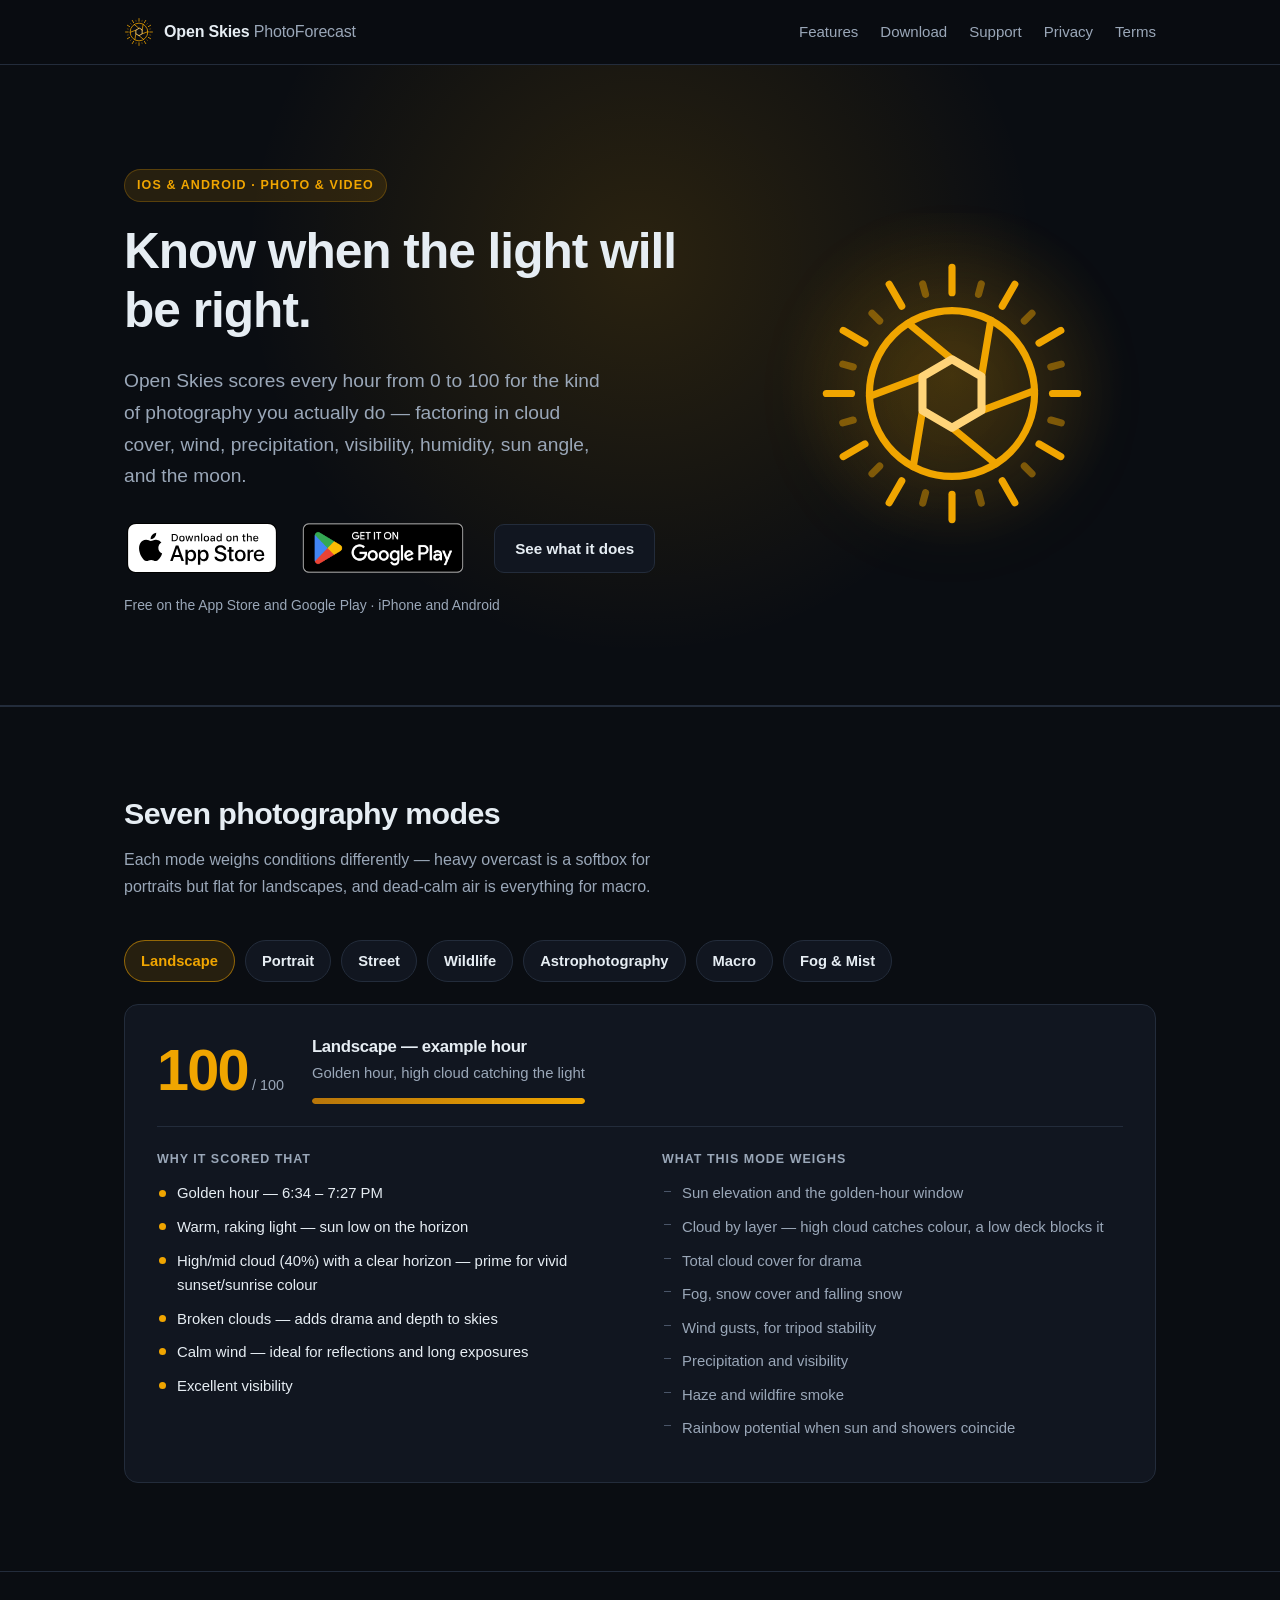
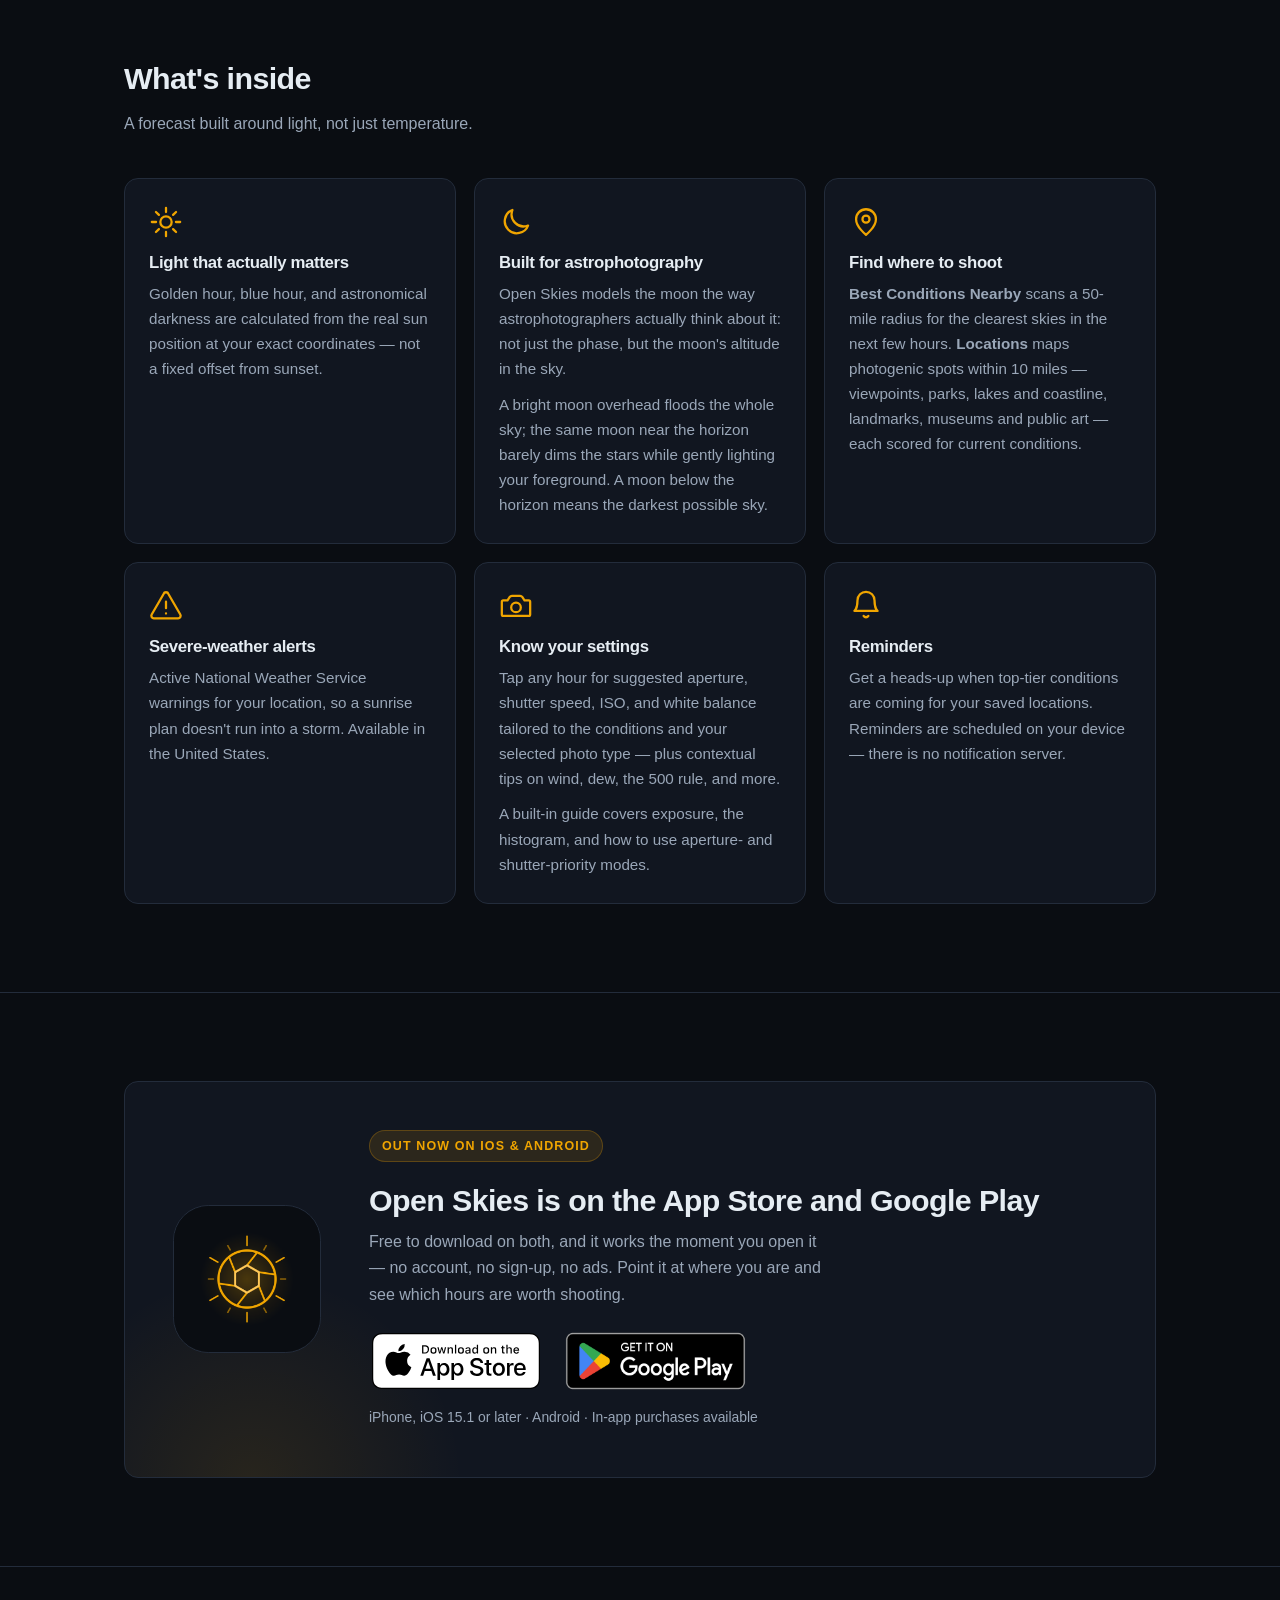
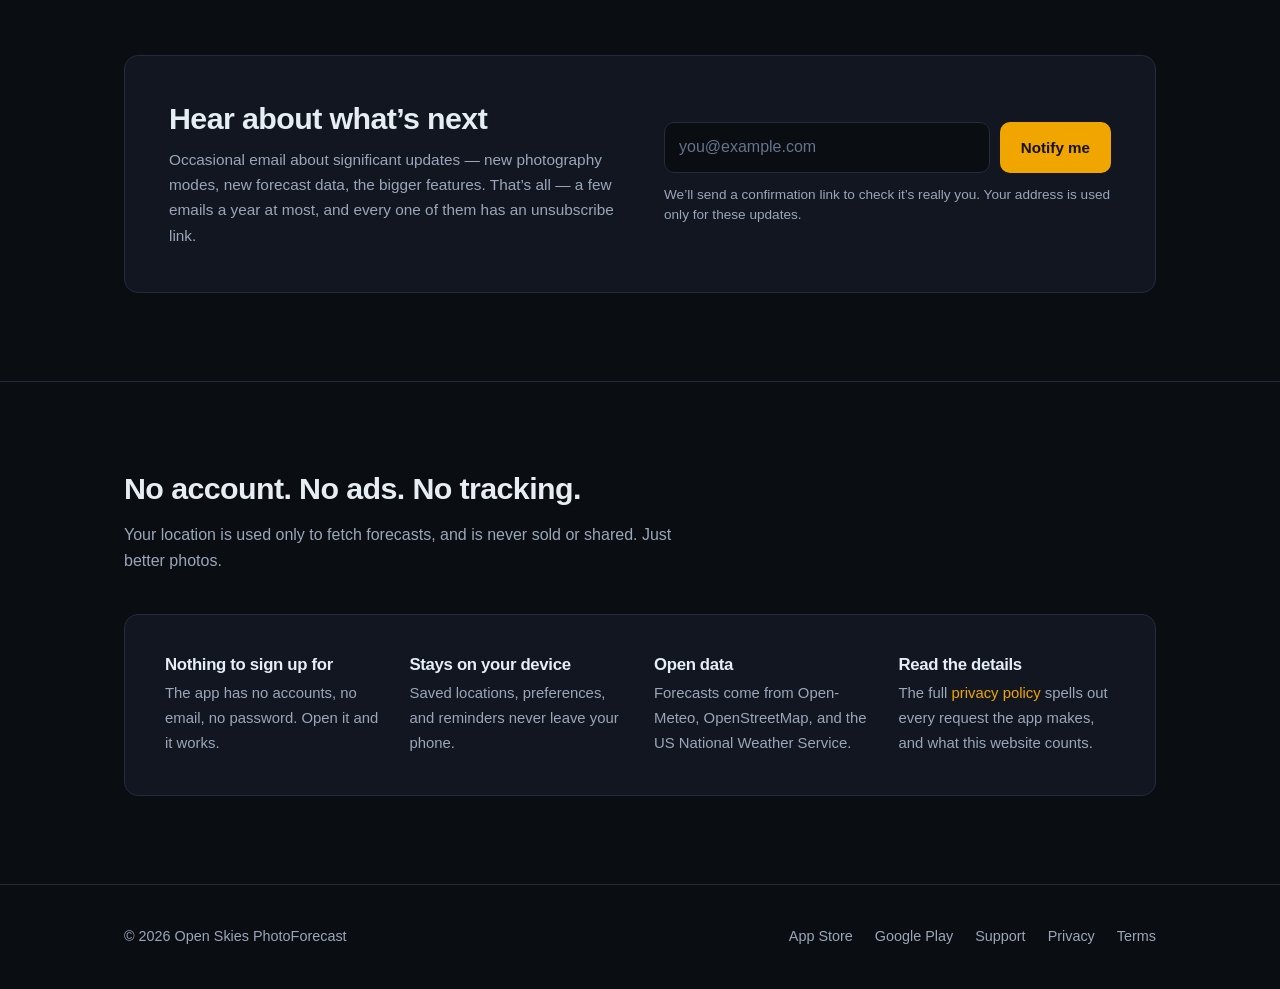
<file: index.html>
<!DOCTYPE html>
<html lang="en">
<head>
<meta charset="utf-8">
<meta name="viewport" content="width=device-width, initial-scale=1">
<title>Open Skies PhotoForecast — Golden hour &amp; photo weather</title>
<meta name="description" content="Hour-by-hour photography conditions for seven styles — golden hour, blue hour, the Milky Way and more. No account, no ads, no tracking.">
<link rel="canonical" href="https://openskiesapp.com/">
<meta name="theme-color" content="#0a0d12">
<meta name="google-site-verification" content="ENrO2JGXDl9mNSKPHNOTtn1yvITgf6xiiaZJoWVUYp8">
<link rel="icon" href="assets/emblem.svg" type="image/svg+xml">
<link rel="icon" href="assets/favicon.png" sizes="48x48">
<link rel="apple-touch-icon" href="assets/app-icon.png">
<meta property="og:type" content="website">
<meta property="og:title" content="Open Skies PhotoForecast">
<meta property="og:description" content="Know exactly when the light and weather will be right — hour-by-hour photography scores for golden hour, the Milky Way, and six more styles.">
<meta property="og:url" content="https://openskiesapp.com/">
<meta property="og:image" content="https://openskiesapp.com/assets/og-banner.png">
<meta property="og:image:width" content="1200">
<meta property="og:image:height" content="630">
<meta property="og:image:alt" content="Open Skies PhotoForecast — know when the light will be right">
<meta name="twitter:card" content="summary_large_image">
<link rel="stylesheet" href="styles.css">
</head>
<body>

<header class="site-header">
  <div class="wrap">
    <a class="brand" href="/">
      <img class="brand-mark" src="assets/emblem.svg" alt="" width="30" height="30">
      <span class="brand-name">Open Skies <span>PhotoForecast</span></span>
    </a>
    <nav class="site-nav" aria-label="Main">
      <a href="#features">Features</a>
      <a href="#download">Download</a>
      <a href="support.html">Support</a>
      <a href="privacy.html">Privacy</a>
      <a href="terms.html">Terms</a>
    </nav>
  </div>
</header>

<main>

  <section class="hero">
    <div class="wrap hero-grid">
      <div>
        <span class="eyebrow">iOS &amp; Android · Photo &amp; Video</span>
        <h1>Know when the light will be right.</h1>
        <p class="lede">
          Open Skies scores every hour from 0 to 100 for the kind of photography
          you actually do — factoring in cloud cover, wind, precipitation,
          visibility, humidity, sun angle, and the moon.
        </p>
        <div class="cta-row">
          <a class="badge-link" href="https://apps.apple.com/us/app/open-skies-photoforecast/id6797729442">
            <img src="assets/badge-white.svg" width="150" height="50"
                 alt="Download on the App Store">
          </a>
          <a class="badge-link badge-play" href="https://play.google.com/store/apps/details?id=com.openskies.photoforecast">
            <img src="assets/badge-google-play.png" width="192" height="74"
                 alt="Get it on Google Play">
          </a>
          <a class="btn btn-ghost" href="#features">See what it does</a>
        </div>
        <p class="note" style="margin-top:18px;">Free on the App&nbsp;Store and Google&nbsp;Play · iPhone and Android</p>
      </div>
      <div class="hero-art">
        <img class="emblem" src="assets/emblem.svg" alt="" width="360" height="360">
      </div>
    </div>
  </section>

  <section id="features">
    <div class="wrap">
      <div class="section-head">
        <h2>Seven photography modes</h2>
        <p>
          Each mode weighs conditions differently — heavy overcast is a softbox
          for portraits but flat for landscapes, and dead-calm air is everything
          for macro.
        </p>
      </div>
      <div class="modes">
        <div class="chips" role="tablist" aria-label="Photography modes">
          <button class="chip" role="tab" type="button" id="tab-landscape"
                  data-mode="landscape" aria-selected="true" tabindex="0"
                  aria-controls="mode-panel">Landscape</button>
          <button class="chip" role="tab" type="button" id="tab-portrait"
                  data-mode="portrait" aria-selected="false" tabindex="-1"
                  aria-controls="mode-panel">Portrait</button>
          <button class="chip" role="tab" type="button" id="tab-street"
                  data-mode="street" aria-selected="false" tabindex="-1"
                  aria-controls="mode-panel">Street</button>
          <button class="chip" role="tab" type="button" id="tab-wildlife"
                  data-mode="wildlife" aria-selected="false" tabindex="-1"
                  aria-controls="mode-panel">Wildlife</button>
          <button class="chip" role="tab" type="button" id="tab-astro"
                  data-mode="astro" aria-selected="false" tabindex="-1"
                  aria-controls="mode-panel">Astrophotography</button>
          <button class="chip" role="tab" type="button" id="tab-macro"
                  data-mode="macro" aria-selected="false" tabindex="-1"
                  aria-controls="mode-panel">Macro</button>
          <button class="chip" role="tab" type="button" id="tab-fog"
                  data-mode="fog" aria-selected="false" tabindex="-1"
                  aria-controls="mode-panel">Fog &amp; Mist</button>
        </div>

        <div class="mode-panel" id="mode-panel" role="tabpanel"
             aria-labelledby="tab-landscape" tabindex="0">
          <noscript>
            <p class="mode-fallback">
              Each mode scores the same hour differently. Turn on JavaScript to
              see an example breakdown, or see it in the app itself.
            </p>
          </noscript>
        </div>
      </div>
    </div>
  </section>

  <section>
    <div class="wrap">
      <div class="section-head">
        <h2>What's inside</h2>
        <p>A forecast built around light, not just temperature.</p>
      </div>
      <div class="cards">

        <article class="card">
          <div class="card-icon" aria-hidden="true">
            <svg viewBox="0 0 24 24" fill="none" stroke="currentColor" stroke-width="1.6" stroke-linecap="round" stroke-linejoin="round">
              <circle cx="12" cy="12" r="4"/><path d="M12 2v3M12 19v3M2 12h3M19 12h3M4.9 4.9l2.1 2.1M17 17l2.1 2.1M19.1 4.9L17 7M7 17l-2.1 2.1"/>
            </svg>
          </div>
          <h3>Light that actually matters</h3>
          <p>
            Golden hour, blue hour, and astronomical darkness are calculated from
            the real sun position at your exact coordinates — not a fixed offset
            from sunset.
          </p>
        </article>

        <article class="card">
          <div class="card-icon" aria-hidden="true">
            <svg viewBox="0 0 24 24" fill="none" stroke="currentColor" stroke-width="1.6" stroke-linecap="round" stroke-linejoin="round">
              <path d="M20.5 14.5A8.5 8.5 0 0 1 9.5 3.5a8.5 8.5 0 1 0 11 11z"/>
            </svg>
          </div>
          <h3>Built for astrophotography</h3>
          <p>
            Open Skies models the moon the way astrophotographers actually think
            about it: not just the phase, but the moon's altitude in the sky.
          </p>
          <p>
            A bright moon overhead floods the whole sky; the same moon near the
            horizon barely dims the stars while gently lighting your foreground.
            A moon below the horizon means the darkest possible sky.
          </p>
        </article>

        <article class="card">
          <div class="card-icon" aria-hidden="true">
            <svg viewBox="0 0 24 24" fill="none" stroke="currentColor" stroke-width="1.6" stroke-linecap="round" stroke-linejoin="round">
              <path d="M12 21s7-5.5 7-11a7 7 0 1 0-14 0c0 5.5 7 11 7 11z"/><circle cx="12" cy="10" r="2.5"/>
            </svg>
          </div>
          <h3>Find where to shoot</h3>
          <p>
            <strong>Best Conditions Nearby</strong> scans a 50-mile radius for the
            clearest skies in the next few hours. <strong>Locations</strong> maps
            photogenic spots within 10 miles — viewpoints, parks, lakes and
            coastline, landmarks, museums and public art — each scored for
            current conditions.
          </p>
        </article>

        <article class="card">
          <div class="card-icon" aria-hidden="true">
            <svg viewBox="0 0 24 24" fill="none" stroke="currentColor" stroke-width="1.6" stroke-linecap="round" stroke-linejoin="round">
              <path d="M10.3 3.5 1.9 18a1.8 1.8 0 0 0 1.6 2.7h17a1.8 1.8 0 0 0 1.6-2.7l-8.4-14.5a1.8 1.8 0 0 0-3.4 0z"/><path d="M12 9v4.5M12 17.2v.1"/>
            </svg>
          </div>
          <h3>Severe-weather alerts</h3>
          <p>
            Active National Weather Service warnings for your location, so a
            sunrise plan doesn't run into a storm. Available in the United States.
          </p>
        </article>

        <article class="card">
          <div class="card-icon" aria-hidden="true">
            <svg viewBox="0 0 24 24" fill="none" stroke="currentColor" stroke-width="1.6" stroke-linecap="round" stroke-linejoin="round">
              <path d="M3 8h3l1.6-2.4A1.8 1.8 0 0 1 9.1 4.8h5.8a1.8 1.8 0 0 1 1.5.8L18 8h3a1 1 0 0 1 1 1v9a1 1 0 0 1-1 1H3a1 1 0 0 1-1-1V9a1 1 0 0 1 1-1z"/><circle cx="12" cy="13" r="3.4"/>
            </svg>
          </div>
          <h3>Know your settings</h3>
          <p>
            Tap any hour for suggested aperture, shutter speed, ISO, and white
            balance tailored to the conditions and your selected photo type —
            plus contextual tips on wind, dew, the 500 rule, and more.
          </p>
          <p>
            A built-in guide covers exposure, the histogram, and how to use
            aperture- and shutter-priority modes.
          </p>
        </article>

        <article class="card">
          <div class="card-icon" aria-hidden="true">
            <svg viewBox="0 0 24 24" fill="none" stroke="currentColor" stroke-width="1.6" stroke-linecap="round" stroke-linejoin="round">
              <path d="M18 8a6 6 0 1 0-12 0c0 6-2.2 7.5-2.2 7.5h16.4S18 14 18 8z"/><path d="M13.7 19a2 2 0 0 1-3.4 0"/>
            </svg>
          </div>
          <h3>Reminders</h3>
          <p>
            Get a heads-up when top-tier conditions are coming for your saved
            locations. Reminders are scheduled on your device — there is no
            notification server.
          </p>
        </article>

      </div>
    </div>
  </section>

  <section id="download">
    <div class="wrap">
      <div class="download">
        <img class="download-icon" src="assets/app-icon.png" alt=""
             width="160" height="160" loading="lazy">
        <div class="download-copy">
          <span class="eyebrow">Out now on iOS &amp; Android</span>
          <h2>Open Skies is on the App&nbsp;Store and Google&nbsp;Play</h2>
          <p>
            Free to download on both, and it works the moment you open it
            &mdash; no account, no sign-up, no ads. Point it at where you are
            and see which hours are worth shooting.
          </p>
          <div class="cta-row">
            <a class="badge-link" href="https://apps.apple.com/us/app/open-skies-photoforecast/id6797729442">
              <img src="assets/badge-white.svg" width="168" height="56"
                   alt="Download on the App Store">
            </a>
            <a class="badge-link badge-play" href="https://play.google.com/store/apps/details?id=com.openskies.photoforecast">
              <img src="assets/badge-google-play.png" width="216" height="84"
                   alt="Get it on Google Play">
            </a>
          </div>
          <p class="note">iPhone, iOS&nbsp;15.1 or later · Android · In-app purchases available</p>
        </div>
      </div>
    </div>
  </section>

  <section id="notify">
    <div class="wrap">
      <div class="signup">
        <div class="signup-copy">
          <h2>Hear about what&rsquo;s next</h2>
          <p>
            Occasional email about significant updates &mdash; new photography
            modes, new forecast data, the bigger features. That&rsquo;s all
            &mdash; a few emails a year at most, and every one of them has an
            unsubscribe link.
          </p>
        </div>

        <form class="signup-form" id="notify-form" method="post"
              action="https://app.kit.com/forms/9874829/subscriptions">
          <label class="sr-only" for="notify-email">Email address</label>
          <div class="field-row">
            <input id="notify-email" name="email_address" type="email"
                   placeholder="you@example.com" required
                   autocomplete="email" spellcheck="false">
            <button class="btn btn-primary" type="submit">Notify me</button>
          </div>

          <div class="hp" aria-hidden="true">
            <label for="notify-company">Company</label>
            <input id="notify-company" name="company" type="text"
                   tabindex="-1" autocomplete="off">
          </div>

          <p class="form-note" id="notify-status" role="status" aria-live="polite">
            We&rsquo;ll send a confirmation link to check it&rsquo;s really you.
            Your address is used only for these updates.
          </p>
        </form>
      </div>
    </div>
  </section>

  <section>
    <div class="wrap">
      <div class="section-head">
        <h2>No account. No ads. No tracking.</h2>
        <p>
          Your location is used only to fetch forecasts, and is never sold or
          shared. Just better photos.
        </p>
      </div>
      <div class="strip">
        <div class="strip-item">
          <h3>Nothing to sign up for</h3>
          <p>The app has no accounts, no email, no password. Open it and it works.</p>
        </div>
        <div class="strip-item">
          <h3>Stays on your device</h3>
          <p>Saved locations, preferences, and reminders never leave your phone.</p>
        </div>
        <div class="strip-item">
          <h3>Open data</h3>
          <p>Forecasts come from Open-Meteo, OpenStreetMap, and the US National Weather Service.</p>
        </div>
        <div class="strip-item">
          <h3>Read the details</h3>
          <p>The full <a href="privacy.html">privacy policy</a> spells out every request the app makes, and what this website counts.</p>
        </div>
      </div>
    </div>
  </section>

</main>

<footer class="site-footer">
  <div class="wrap">
    <span>© 2026 Open Skies PhotoForecast</span>
    <nav aria-label="Footer">
      <a href="https://apps.apple.com/us/app/open-skies-photoforecast/id6797729442">App Store</a>
      <a href="https://play.google.com/store/apps/details?id=com.openskies.photoforecast">Google Play</a>
      <a href="support.html">Support</a>
      <a href="privacy.html">Privacy</a>
      <a href="terms.html">Terms</a>
    </nav>
  </div>
</footer>

<script>
// Example score breakdowns, generated by running the app's own scoring code
// against representative weather. Scores and factor text are the app's, verbatim.
var MODES = {"landscape":{"label":"Landscape","note":"Golden hour, high cloud catching the light","score":100,"factors":["Golden hour — 6:34 – 7:27 PM","Warm, raking light — sun low on the horizon","High/mid cloud (40%) with a clear horizon — prime for vivid sunset/sunrise colour","Broken clouds — adds drama and depth to skies","Calm wind — ideal for reflections and long exposures","Excellent visibility"],"weighs":["Sun elevation and the golden-hour window","Cloud by layer — high cloud catches colour, a low deck blocks it","Total cloud cover for drama","Fog, snow cover and falling snow","Wind gusts, for tripod stability","Precipitation and visibility","Haze and wildfire smoke","Rainbow potential when sun and showers coincide"]},"portrait":{"label":"Portrait","note":"Bright overcast, mild afternoon","score":71,"factors":["Thick overcast — sky acts as giant softbox, no harsh shadows","Comfortable temperature for outdoor sessions","Calm — no wind interference"],"weighs":["How harsh the sun is, softened by cloud and nudged by UV","Overcast acting as a giant softbox","Apparent temperature — how comfortable your subject is","Wind, for hair and clothing","Rain, weighted more heavily than for other styles"]},"street":{"label":"Street","note":"Saturday afternoon, hard sun","score":60,"factors":["Weekend daytime — markets, families and leisure crowds fill public spaces","Hard midday sun — deep shadows, silhouettes and graphic geometry","Urban area — busy streets, people, and signage"],"weighs":["Human activity by hour and day of week","Hard light — the one mode that rewards midday sun","Raking light for long shadows","Bright overcast for quieter human moments","Wet streets in the hour after rain","Fog simplifying a cluttered scene","How built-up the location is"]},"wildlife":{"label":"Wildlife","note":"Dawn after a cold front","score":100,"factors":["Golden hour — 6:27 – 7:20 AM","Dawn golden hour — animals feeding, peak activity","Calm — minimal disturbance, better scent control","Partial cloud — soft, flattering light for animal coats","6° colder than yesterday — cold advection drives feeding","Workable light — 1/1000s needs about ISO 3200"],"weighs":["Dawn and dusk activity windows","Wind, which carries scent and sound","Cloud softness on fur and feathers","Temperature and its effect on activity","Snow cover for tracks and winter species","Rain, and the reliable window just after it stops","Cold-front signal — falling pressure plus colder air than yesterday","Whether there is enough light for a fast shutter"]},"astro":{"label":"Astrophotography","note":"New moon at a dark-sky site","score":90,"factors":["Mostly clear sky","Moon below the horizon (-24°) — maximally dark sky","Milky Way core high (23°) — prime for the galactic centre","Bortle 1 — pristine dark site, faint nebulosity visible","Exceptional atmospheric clarity","Clear, transparent air"],"weighs":["Cloud as a hard ceiling — you cannot shoot stars through it","Thin high cirrus that veils faint detail","Moon brightness combined with how high it sits","Milky Way core altitude","Bortle light-pollution class at your location","Dew point and air transparency","Wind, for long-exposure stability"]},"macro":{"label":"Macro","note":"Early morning, dew still on the plants","score":65,"factors":["Bright overcast — a giant softbox: no harsh shadows, deep colour saturation","Early sun still low (14°) — gentle light, dew not yet burned off","Gusts to 15 mph — subject motion blur at macro scale is unavoidable","At the dew point — droplets on leaves, petals and webs","Cool — insects sluggish and far easier to approach"],"weighs":["Conditions that end a session outright, which cap the score","Bright overcast versus a dim storm deck","Time of day — dew still present, insects still cold","Wind, the single biggest problem at magnification","Dew point and temperature"]},"fog":{"label":"Fog & Mist","note":"Valley fog burning off at sunrise","score":90,"factors":["Golden hour — 6:26 – 7:18 AM","Active fog — ideal conditions for atmospheric photography","Golden light filtering through fog — rare and stunning"],"weighs":["Whether fog is actually present","Dew point depression, to estimate fog forming","Golden light filtering through fog","Wind, which disperses fog quickly","Snow cover underneath"]}};

(function () {
  var tablist = document.querySelector('.chips[role="tablist"]');
  var panel = document.getElementById("mode-panel");
  if (!tablist || !panel) return;

  var tabs = [].slice.call(tablist.querySelectorAll('[role="tab"]'));

  function esc(t) {
    return String(t).replace(/[&<>"]/g, function (c) {
      return { "&": "&amp;", "<": "&lt;", ">": "&gt;", '"': "&quot;" }[c];
    });
  }

  function render(key) {
    var m = MODES[key];
    if (!m) return;
    panel.innerHTML =
      '<div class="mode-head">' +
        '<div class="mode-score">' +
          '<span class="mode-score-num">' + m.score + '</span>' +
          '<span class="mode-score-max">/ 100</span>' +
        '</div>' +
        '<div class="mode-head-copy">' +
          '<h3>' + esc(m.label) + ' — example hour</h3>' +
          '<p>' + esc(m.note) + '</p>' +
          '<div class="mode-meter" role="img" aria-label="Score ' + m.score + ' out of 100">' +
            '<span style="width:' + m.score + '%"></span>' +
          '</div>' +
        '</div>' +
      '</div>' +
      '<div class="mode-cols">' +
        '<div>' +
          '<h4>Why it scored that</h4>' +
          '<ul class="mode-factors">' +
            m.factors.map(function (f) { return "<li>" + esc(f) + "</li>"; }).join("") +
          '</ul>' +
        '</div>' +
        '<div>' +
          '<h4>What this mode weighs</h4>' +
          '<ul class="mode-weighs">' +
            m.weighs.map(function (w) { return "<li>" + esc(w) + "</li>"; }).join("") +
          '</ul>' +
        '</div>' +
      '</div>';
  }

  function select(tab, focus) {
    tabs.forEach(function (t) {
      var on = t === tab;
      t.setAttribute("aria-selected", on ? "true" : "false");
      t.tabIndex = on ? 0 : -1;
    });
    panel.setAttribute("aria-labelledby", tab.id);
    render(tab.dataset.mode);
    if (focus) tab.focus();
  }

  tablist.addEventListener("click", function (e) {
    var tab = e.target.closest('[role="tab"]');
    if (tab) select(tab, false);
  });

  // Arrow-key navigation, per the ARIA tabs pattern.
  tablist.addEventListener("keydown", function (e) {
    var i = tabs.indexOf(document.activeElement);
    if (i === -1) return;
    var next =
      e.key === "ArrowRight" ? (i + 1) % tabs.length :
      e.key === "ArrowLeft"  ? (i - 1 + tabs.length) % tabs.length :
      e.key === "Home"       ? 0 :
      e.key === "End"        ? tabs.length - 1 : -1;
    if (next === -1) return;
    e.preventDefault();
    select(tabs[next], true);
  });

  render("landscape");
})();
</script>

<script>
(function () {
  var form = document.getElementById("notify-form");
  if (!form) return;

  var status = document.getElementById("notify-status");
  var button = form.querySelector('button[type="submit"]');
  var honeypot = document.getElementById("notify-company");
  var resting = status.innerHTML;

  function say(msg, state) {
    status.textContent = msg;
    status.className = "form-note" + (state ? " is-" + state : "");
  }

  form.addEventListener("submit", function (event) {
    event.preventDefault();

    // Honeypot: humans never see this field, so anything in it is a bot.
    // Report success so the bot has no signal to retry against.
    if (honeypot && honeypot.value !== "") {
      form.reset();
      say("Thanks — check your inbox for the confirmation link.", "success");
      return;
    }

    var data = new FormData(form);
    data.delete("company");

    button.disabled = true;
    say("Sending…");

    fetch(form.action, {
      method: "POST",
      body: data,
      headers: { Accept: "application/json" }
    })
      .then(function (response) {
        if (!response.ok) throw new Error("HTTP " + response.status);
        form.reset();
        say("Almost there — check your inbox and click the confirmation link.", "success");
      })
      .catch(function () {
        say("Something went wrong. Please try again, or email support@openskiesapp.com.", "error");
      })
      .then(function () {
        button.disabled = false;
      });
  });

  // Restore the resting hint once the visitor starts a fresh attempt.
  form.addEventListener("input", function () {
    if (status.className !== "form-note") {
      status.innerHTML = resting;
      status.className = "form-note";
    }
  });
})();
</script>

<!-- Cloudflare Web Analytics — cookieless, no cross-site tracking. -->
<script type="module" src="https://static.cloudflareinsights.com/beacon.min.js"
        data-cf-beacon='{"token": "5a6eaebb7597426e8801f39f93e0c8c6"}'></script>

</body>
</html>
</file>
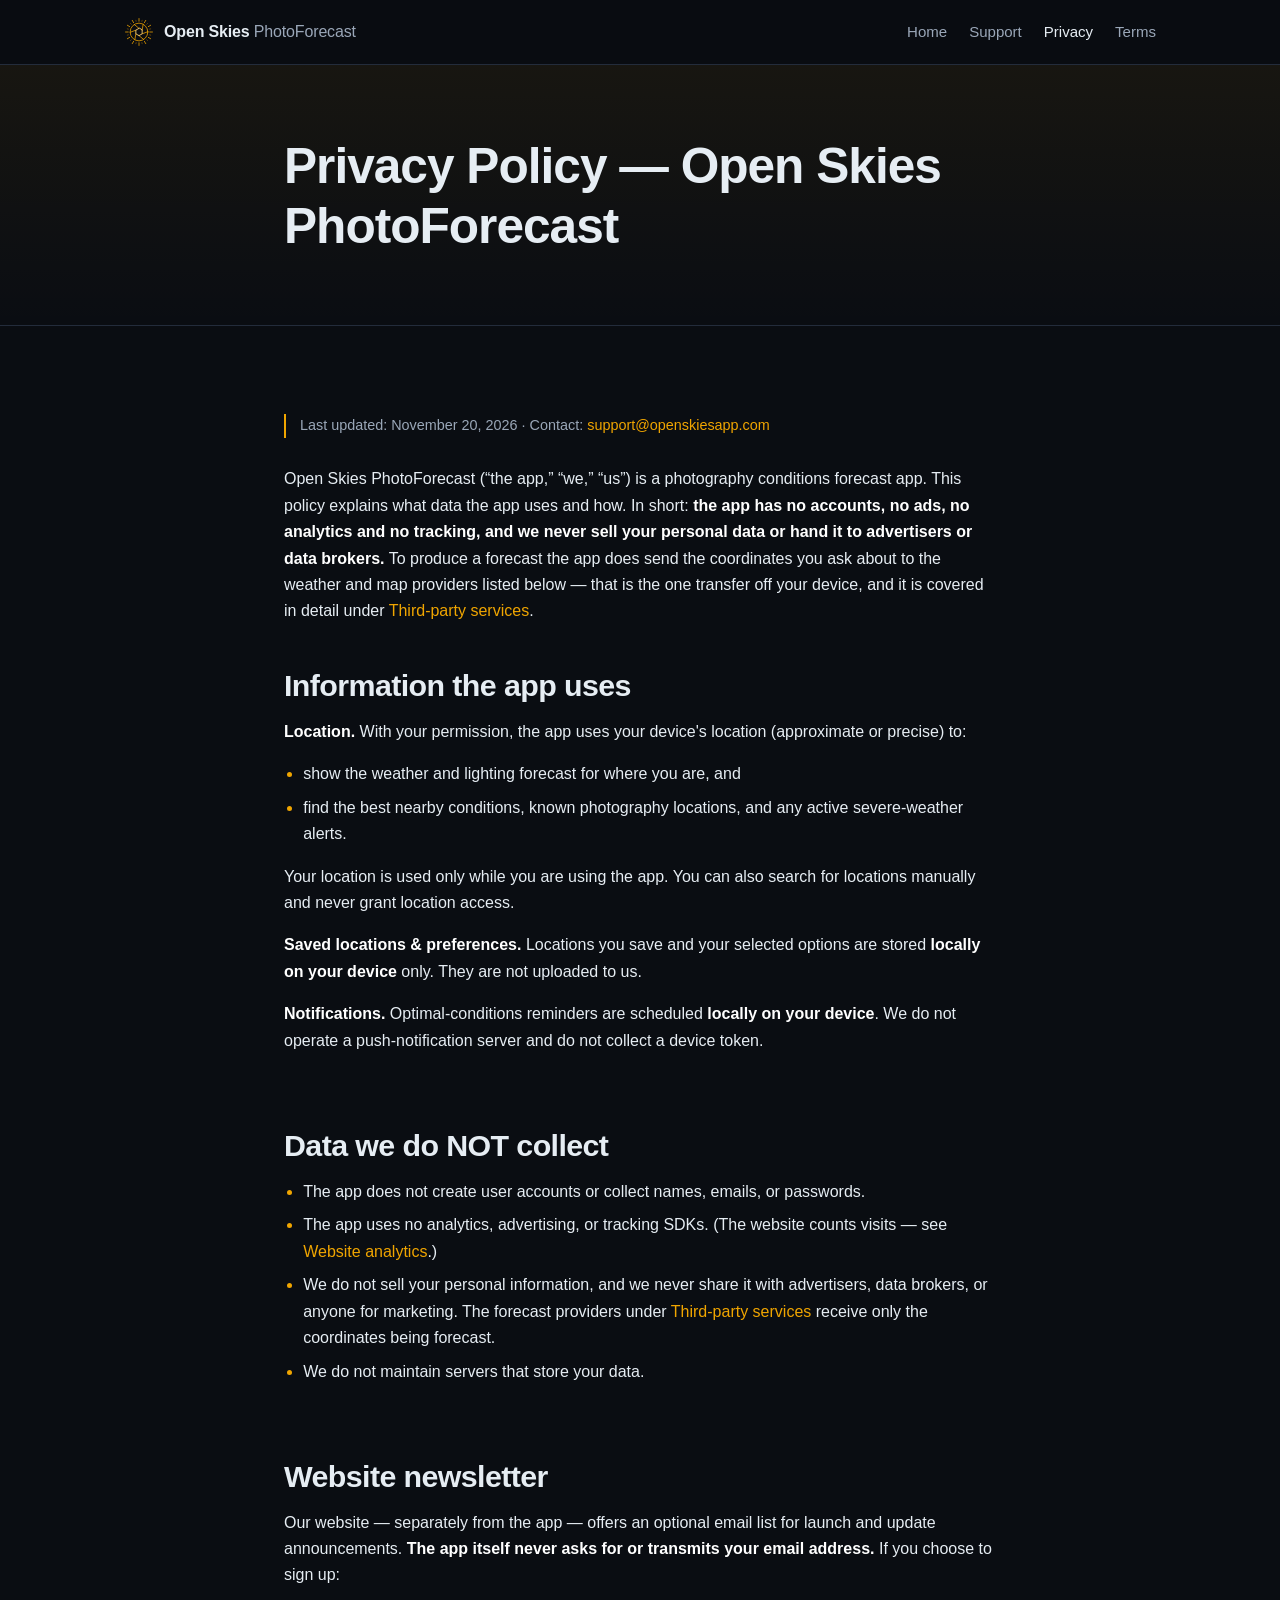
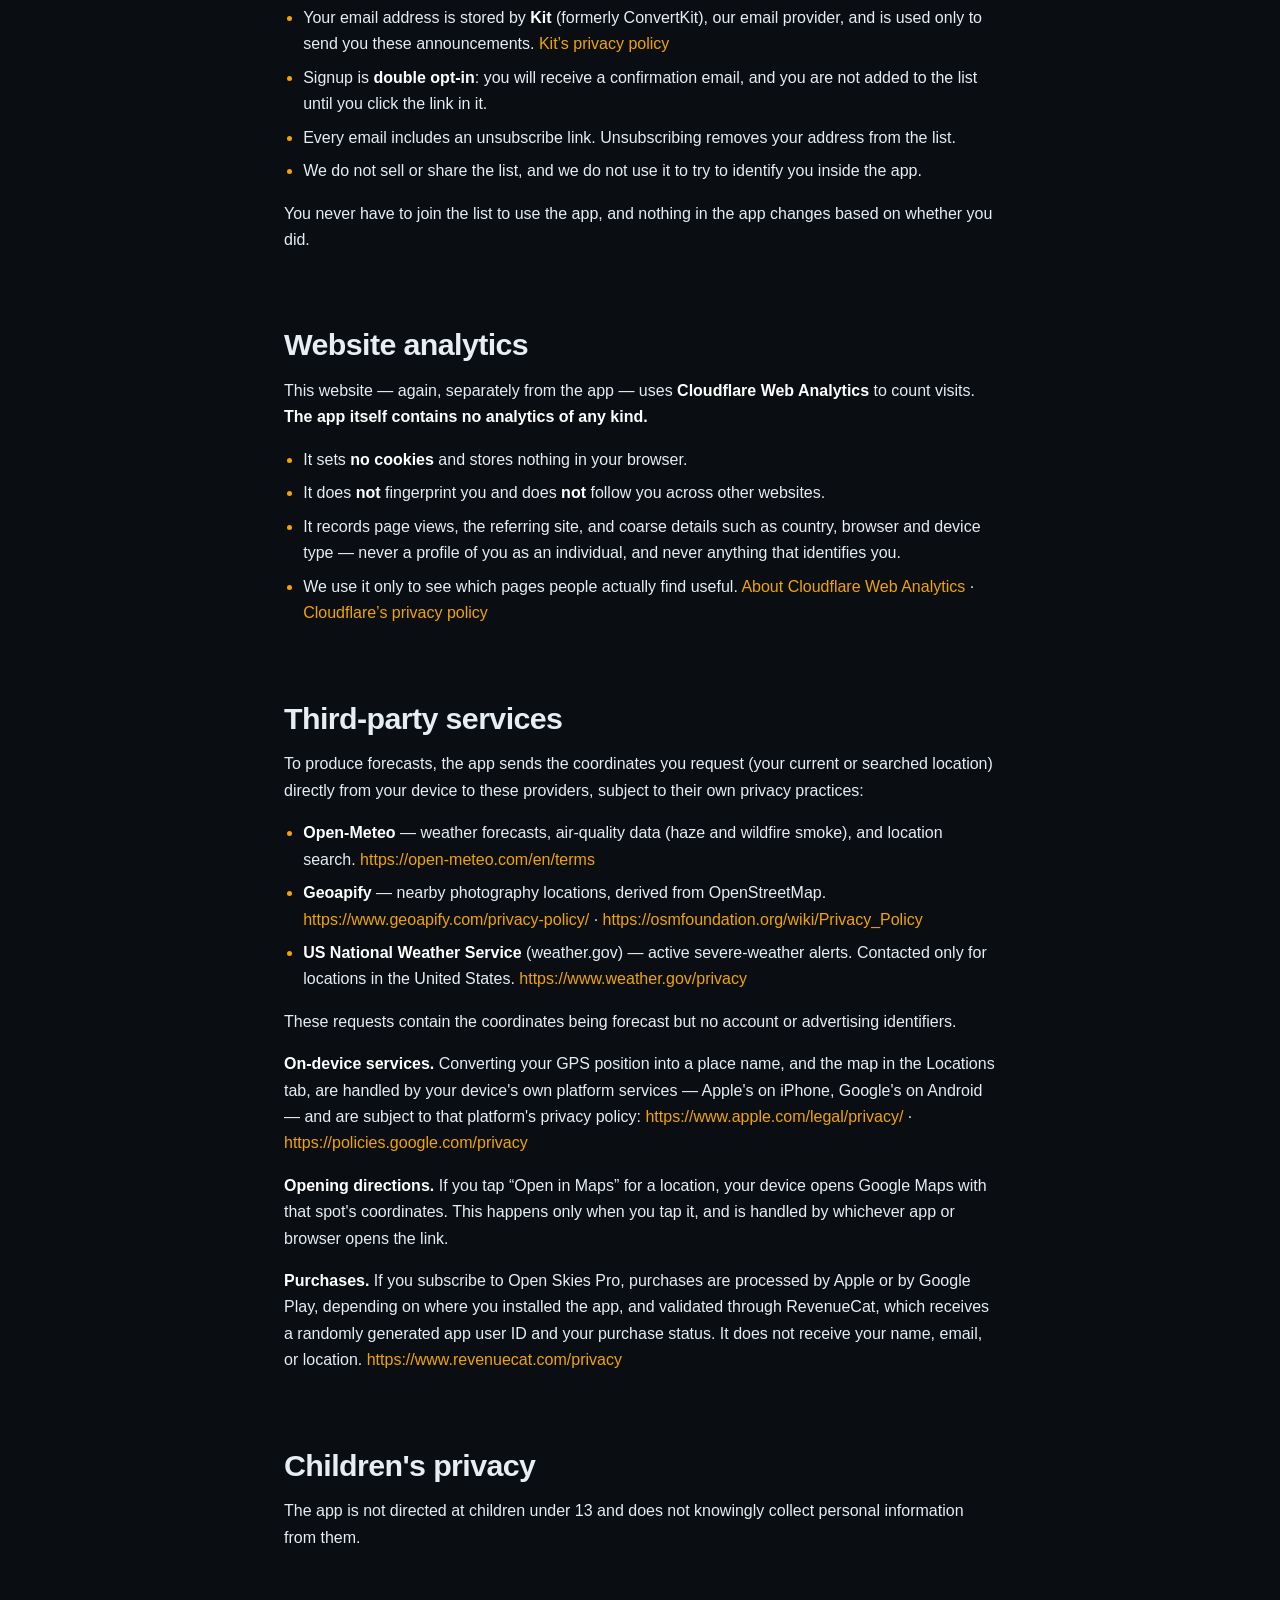
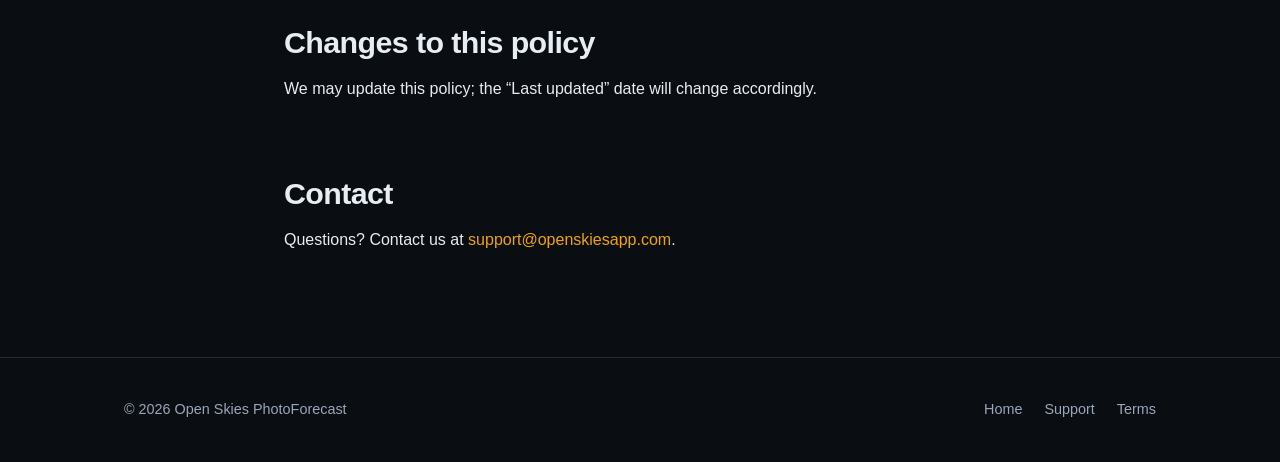
<file: privacy.html>
<!DOCTYPE html>
<html lang="en">
<head>
<meta charset="utf-8">
<meta name="viewport" content="width=device-width, initial-scale=1">
<title>Privacy Policy — Open Skies PhotoForecast</title>
<meta name="description" content="The Open Skies PhotoForecast privacy policy: the app has no accounts, no ads, no analytics and no tracking, and we never sell your personal data.">
<link rel="canonical" href="https://openskiesapp.com/privacy.html">
<meta name="theme-color" content="#0a0d12">
<meta property="og:type" content="website">
<meta property="og:title" content="Privacy Policy — Open Skies PhotoForecast">
<meta property="og:description" content="The Open Skies PhotoForecast privacy policy: the app has no accounts, no ads, no analytics and no tracking, and we never sell your personal data.">
<meta property="og:url" content="https://openskiesapp.com/privacy.html">
<meta property="og:image" content="https://openskiesapp.com/assets/og-banner.png">
<meta property="og:image:width" content="1200">
<meta property="og:image:height" content="630">
<meta property="og:image:alt" content="Open Skies PhotoForecast — know when the light will be right">
<meta name="twitter:card" content="summary_large_image">
<meta name="google-site-verification" content="ENrO2JGXDl9mNSKPHNOTtn1yvITgf6xiiaZJoWVUYp8">
<link rel="icon" href="assets/emblem.svg" type="image/svg+xml">
<link rel="icon" href="assets/favicon.png" sizes="48x48">
<link rel="apple-touch-icon" href="assets/app-icon.png">
<link rel="stylesheet" href="styles.css">
</head>
<body>

<header class="site-header">
  <div class="wrap">
    <a class="brand" href="/">
      <img class="brand-mark" src="assets/emblem.svg" alt="" width="30" height="30">
      <span class="brand-name">Open Skies <span>PhotoForecast</span></span>
    </a>
    <nav class="site-nav" aria-label="Main">
      <a href="/">Home</a>
      <a href="support.html">Support</a>
      <a href="privacy.html" aria-current="page">Privacy</a>
      <a href="terms.html">Terms</a>
    </nav>
  </div>
</header>

<main>

  <div class="page-head">
    <div class="wrap read">
      <h1>Privacy Policy — Open Skies PhotoForecast</h1>
    </div>
  </div>

  <section>
    <div class="wrap prose">

      <p class="meta">
        Last updated: November 20, 2026 ·
        Contact: <a href="mailto:support@openskiesapp.com">support@openskiesapp.com</a>
      </p>

      <p>
        Open Skies PhotoForecast (“the app,” “we,” “us”) is a photography conditions
        forecast app. This policy explains what data the app uses and how. In short:
        <strong>the app has no accounts, no ads, no analytics and no tracking, and we
        never sell your personal data or hand it to advertisers or data
        brokers.</strong> To produce a forecast the app does send the coordinates
        you ask about to the weather and map providers listed below — that is the
        one transfer off your device, and it is covered in detail under
        <a href="#third-party">Third-party services</a>.
      </p>

      <h2>Information the app uses</h2>

      <p>
        <strong>Location.</strong> With your permission, the app uses your device's location
        (approximate or precise) to:
      </p>
      <ul>
        <li>show the weather and lighting forecast for where you are, and</li>
        <li>find the best nearby conditions, known photography locations, and any
          active severe-weather alerts.</li>
      </ul>

      <p>
        Your location is used only while you are using the app. You can also search for
        locations manually and never grant location access.
      </p>

      <p>
        <strong>Saved locations &amp; preferences.</strong> Locations you save and your selected options
        are stored <strong>locally on your device</strong> only. They are not uploaded to us.
      </p>

      <p>
        <strong>Notifications.</strong> Optimal-conditions reminders are scheduled <strong>locally on your
        device</strong>. We do not operate a push-notification server and do not collect a
        device token.
      </p>

      <h2>Data we do NOT collect</h2>

      <ul>
        <li>The app does not create user accounts or collect names, emails, or passwords.</li>
        <li>The app uses no analytics, advertising, or tracking SDKs. (The website
          counts visits — see <a href="#website-analytics">Website analytics</a>.)</li>
        <li>We do not sell your personal information, and we never share it with
          advertisers, data brokers, or anyone for marketing. The forecast
          providers under <a href="#third-party">Third-party services</a> receive
          only the coordinates being forecast.</li>
        <li>We do not maintain servers that store your data.</li>
      </ul>

      <h2>Website newsletter</h2>

      <p>
        Our website &mdash; separately from the app &mdash; offers an optional
        email list for launch and update announcements. <strong>The app itself
        never asks for or transmits your email address.</strong> If you choose to
        sign up:
      </p>

      <ul>
        <li>
          Your email address is stored by <strong>Kit</strong> (formerly
          ConvertKit), our email provider, and is used only to send you these
          announcements. <a href="https://kit.com/privacy">Kit&rsquo;s privacy policy</a>
        </li>
        <li>
          Signup is <strong>double opt-in</strong>: you will receive a
          confirmation email, and you are not added to the list until you click
          the link in it.
        </li>
        <li>
          Every email includes an unsubscribe link. Unsubscribing removes your
          address from the list.
        </li>
        <li>
          We do not sell or share the list, and we do not use it to try to
          identify you inside the app.
        </li>
      </ul>

      <p>
        You never have to join the list to use the app, and nothing in the app
        changes based on whether you did.
      </p>

      <h2 id="website-analytics">Website analytics</h2>

      <p>
        This website &mdash; again, separately from the app &mdash; uses
        <strong>Cloudflare Web Analytics</strong> to count visits.
        <strong>The app itself contains no analytics of any kind.</strong>
      </p>

      <ul>
        <li>It sets <strong>no cookies</strong> and stores nothing in your browser.</li>
        <li>It does <strong>not</strong> fingerprint you and does
          <strong>not</strong> follow you across other websites.</li>
        <li>It records page views, the referring site, and coarse details such as
          country, browser and device type &mdash; never a profile of you as an
          individual, and never anything that identifies you.</li>
        <li>We use it only to see which pages people actually find useful.
          <a href="https://www.cloudflare.com/web-analytics/" target="_blank" rel="noopener">About Cloudflare Web Analytics</a>
          ·
          <a href="https://www.cloudflare.com/privacypolicy/" target="_blank" rel="noopener">Cloudflare&rsquo;s privacy policy</a></li>
      </ul>

      <h2 id="third-party">Third-party services</h2>

      <p>
        To produce forecasts, the app sends the coordinates you request (your current
        or searched location) directly from your device to these providers, subject to
        their own privacy practices:
      </p>

      <ul>
        <li><strong>Open-Meteo</strong> — weather forecasts, air-quality data (haze and wildfire
          smoke), and location search.
          <a href="https://open-meteo.com/en/terms" target="_blank" rel="noopener">https://open-meteo.com/en/terms</a></li>
        <li><strong>Geoapify</strong> — nearby photography locations, derived from OpenStreetMap.
          <a href="https://www.geoapify.com/privacy-policy/" target="_blank" rel="noopener">https://www.geoapify.com/privacy-policy/</a> ·
          <a href="https://osmfoundation.org/wiki/Privacy_Policy" target="_blank" rel="noopener">https://osmfoundation.org/wiki/Privacy_Policy</a></li>
        <li><strong>US National Weather Service</strong> (weather.gov) — active severe-weather alerts.
          Contacted only for locations in the United States.
          <a href="https://www.weather.gov/privacy" target="_blank" rel="noopener">https://www.weather.gov/privacy</a></li>
      </ul>

      <p>
        These requests contain the coordinates being forecast but no account or
        advertising identifiers.
      </p>

      <p>
        <strong>On-device services.</strong> Converting your GPS position into a place name, and the
        map in the Locations tab, are handled by your device's own platform services
        — Apple's on iPhone, Google's on Android — and are subject to that platform's
        privacy policy:
        <a href="https://www.apple.com/legal/privacy/" target="_blank" rel="noopener">https://www.apple.com/legal/privacy/</a>
        ·
        <a href="https://policies.google.com/privacy" target="_blank" rel="noopener">https://policies.google.com/privacy</a>
      </p>

      <p>
        <strong>Opening directions.</strong> If you tap “Open in Maps” for a location, your device
        opens Google Maps with that spot's coordinates. This happens only when you tap
        it, and is handled by whichever app or browser opens the link.
      </p>

      <p>
        <strong>Purchases.</strong> If you subscribe to Open Skies Pro, purchases are processed by
        Apple or by Google Play, depending on where you installed the app, and validated
        through RevenueCat, which receives a randomly generated app user ID and your
        purchase status. It does not receive your name, email, or location.
        <a href="https://www.revenuecat.com/privacy" target="_blank" rel="noopener">https://www.revenuecat.com/privacy</a>
      </p>

      <h2>Children's privacy</h2>

      <p>
        The app is not directed at children under 13 and does not knowingly collect
        personal information from them.
      </p>

      <h2>Changes to this policy</h2>

      <p>
        We may update this policy; the “Last updated” date will change accordingly.
      </p>

      <h2>Contact</h2>

      <p>
        Questions? Contact us at
        <a href="mailto:support@openskiesapp.com">support@openskiesapp.com</a>.
      </p>

    </div>
  </section>

</main>

<footer class="site-footer">
  <div class="wrap">
    <span>© 2026 Open Skies PhotoForecast</span>
    <nav aria-label="Footer">
      <a href="/">Home</a>
      <a href="support.html">Support</a>
      <a href="terms.html">Terms</a>
    </nav>
  </div>
</footer>

<!-- Cloudflare Web Analytics — cookieless, no cross-site tracking. -->
<script type="module" src="https://static.cloudflareinsights.com/beacon.min.js"
        data-cf-beacon='{"token": "5a6eaebb7597426e8801f39f93e0c8c6"}'></script>

</body>
</html>
</file>
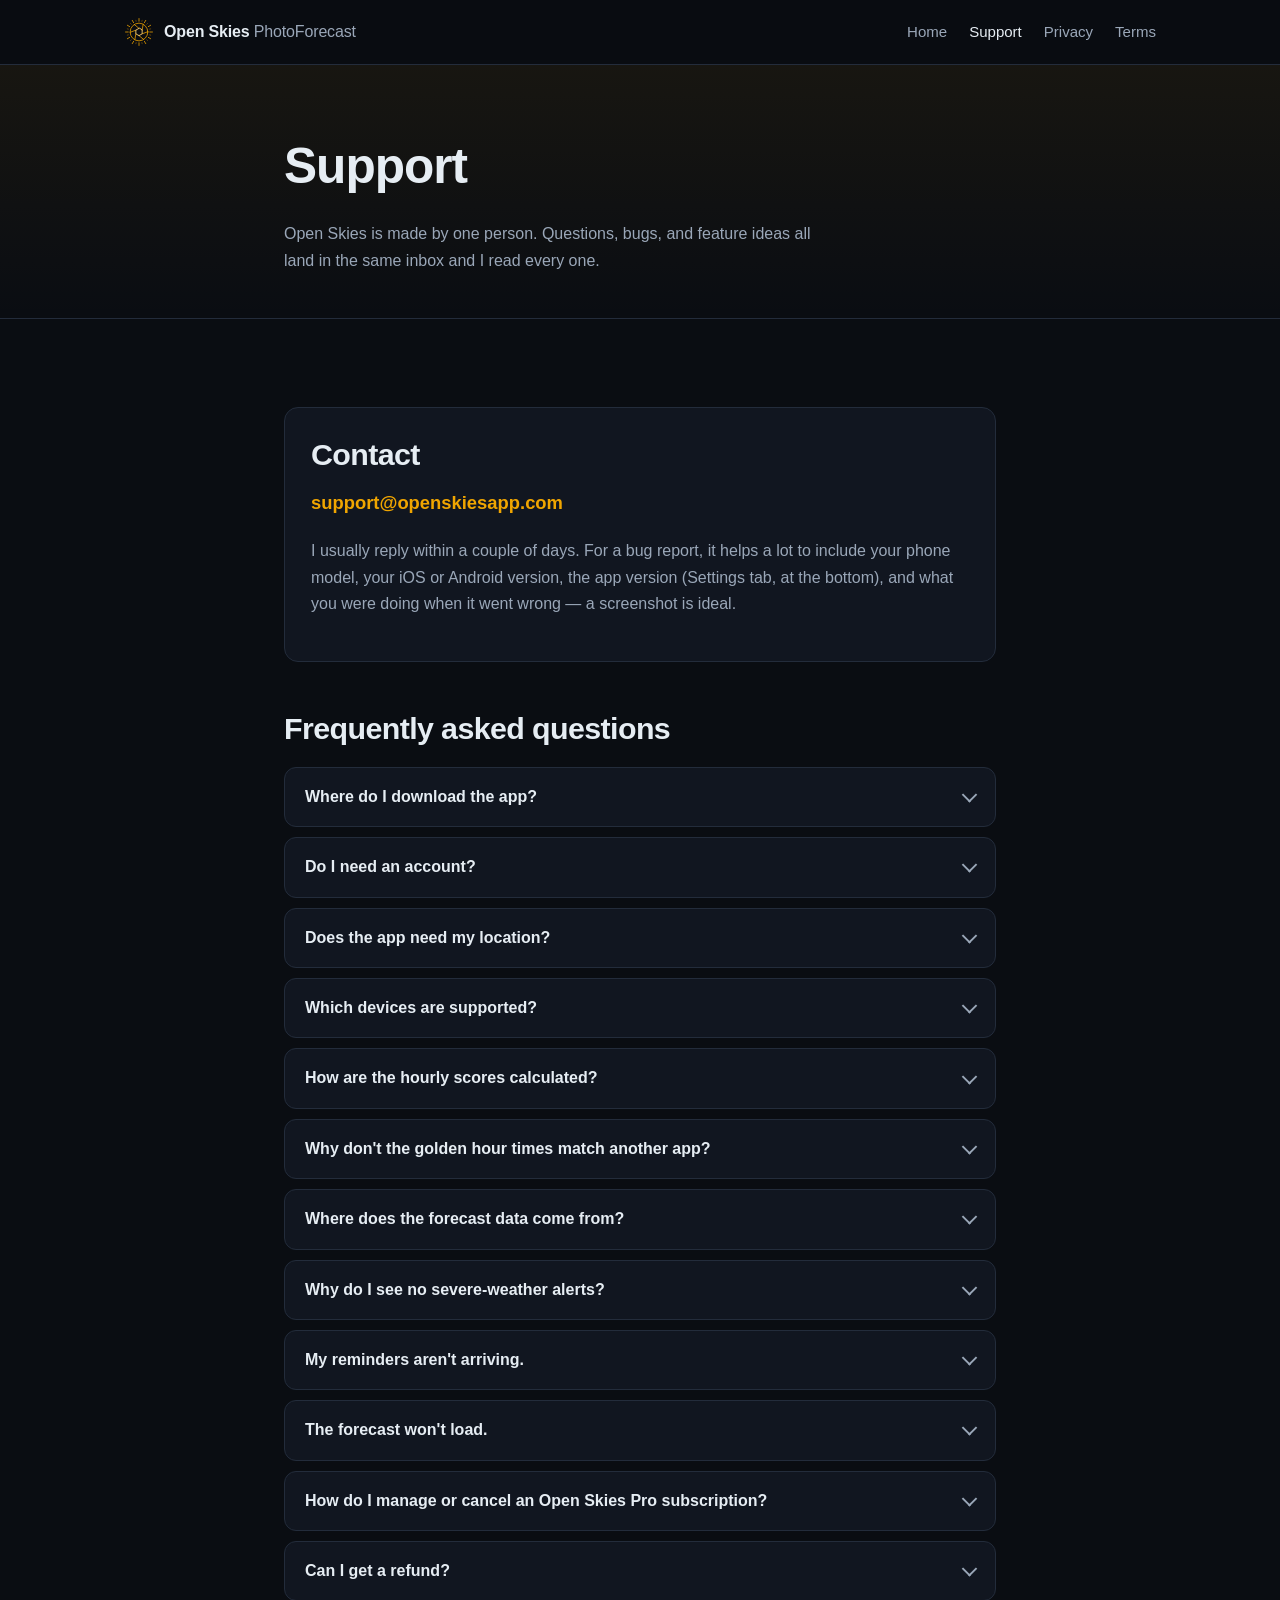
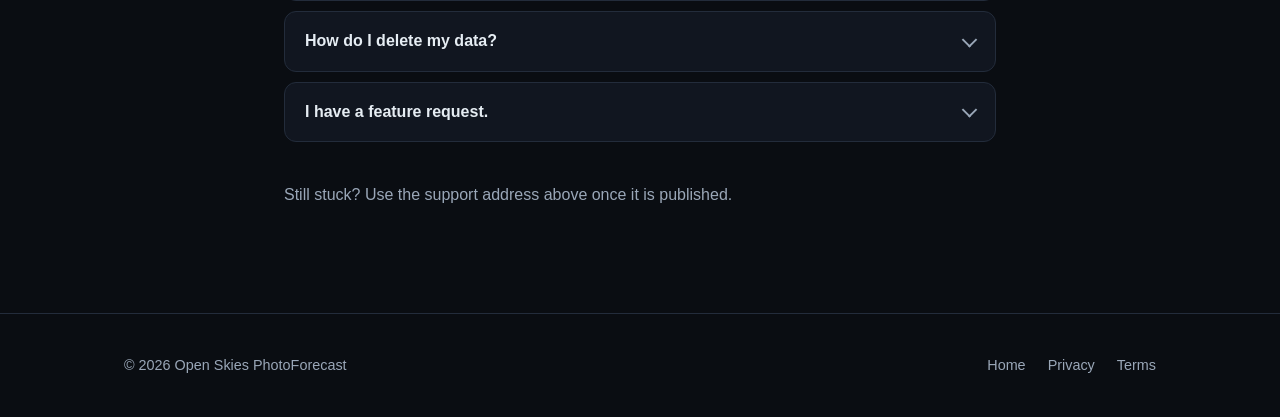
<file: support.html>
<!DOCTYPE html>
<html lang="en">
<head>
<meta charset="utf-8">
<meta name="viewport" content="width=device-width, initial-scale=1">
<title>Support — Open Skies PhotoForecast</title>
<meta name="description" content="Get help with Open Skies PhotoForecast: contact, frequently asked questions, and how to report a bug.">
<link rel="canonical" href="https://openskiesapp.com/support.html">
<meta name="theme-color" content="#0a0d12">
<meta property="og:type" content="website">
<meta property="og:title" content="Support — Open Skies PhotoForecast">
<meta property="og:description" content="Get help with Open Skies PhotoForecast: contact, frequently asked questions, and how to report a bug.">
<meta property="og:url" content="https://openskiesapp.com/support.html">
<meta property="og:image" content="https://openskiesapp.com/assets/og-banner.png">
<meta property="og:image:width" content="1200">
<meta property="og:image:height" content="630">
<meta property="og:image:alt" content="Open Skies PhotoForecast — know when the light will be right">
<meta name="twitter:card" content="summary_large_image">
<meta name="google-site-verification" content="ENrO2JGXDl9mNSKPHNOTtn1yvITgf6xiiaZJoWVUYp8">
<link rel="icon" href="assets/emblem.svg" type="image/svg+xml">
<link rel="icon" href="assets/favicon.png" sizes="48x48">
<link rel="apple-touch-icon" href="assets/app-icon.png">
<link rel="stylesheet" href="styles.css">
</head>
<body>

<header class="site-header">
  <div class="wrap">
    <a class="brand" href="/">
      <img class="brand-mark" src="assets/emblem.svg" alt="" width="30" height="30">
      <span class="brand-name">Open Skies <span>PhotoForecast</span></span>
    </a>
    <nav class="site-nav" aria-label="Main">
      <a href="/">Home</a>
      <a href="support.html" aria-current="page">Support</a>
      <a href="privacy.html">Privacy</a>
      <a href="terms.html">Terms</a>
    </nav>
  </div>
</header>

<main>

  <div class="page-head">
    <div class="wrap read">
      <h1>Support</h1>
      <p>
        Open Skies is made by one person. Questions, bugs, and feature ideas
        all land in the same inbox and I read every one.
      </p>
    </div>
  </div>

  <section>
    <div class="wrap read">

      <div class="contact">
        <h2>Contact</h2>
        <p><a class="email" href="mailto:support@openskiesapp.com">support@openskiesapp.com</a></p>
        <p style="margin-top:14px;">
          I usually reply within a couple of days. For a bug
          report, it helps a lot to include your phone model, your iOS or
          Android version,
          the app version (Settings tab, at the bottom), and what you were doing
          when it went wrong — a screenshot is ideal.
        </p>
      </div>

      <h2 style="margin-bottom:20px;">Frequently asked questions</h2>

      <div class="faq">

        <details>
          <summary>Where do I download the app?</summary>
          <div class="faq-body">
            <p>
              Open Skies PhotoForecast is free to download on both the
              <a href="https://apps.apple.com/us/app/open-skies-photoforecast/id6797729442">App&nbsp;Store</a> and
              <a href="https://play.google.com/store/apps/details?id=com.openskies.photoforecast">Google&nbsp;Play</a>. The iPhone version needs
              iOS&nbsp;15.1 or later.
            </p>
          </div>
        </details>

        <details>
          <summary>Do I need an account?</summary>
          <div class="faq-body">
            <p>
              No. There is no sign-up, no login, and no password. Every feature is
              available the moment you open the app.
            </p>
          </div>
        </details>

        <details>
          <summary>Does the app need my location?</summary>
          <div class="faq-body">
            <p>
              No — location access is optional. If you grant it, Open Skies shows
              conditions for where you are and can find the best nearby spots. If
              you'd rather not, search for any location by name instead and the
              app works the same way.
            </p>
            <p>
              You can change this any time: on iPhone in <strong>Settings →
              Privacy &amp; Security → Location Services → Open Skies</strong>,
              on Android in <strong>Settings → Apps → Open Skies →
              Permissions → Location</strong>.
            </p>
          </div>
        </details>

        <details>
          <summary>Which devices are supported?</summary>
          <div class="faq-body">
            <p>
              Open Skies runs on iPhone and on Android phones, and is designed
              for portrait orientation. The iPhone version requires iOS 15.1 or
              later. It will run on an iPad or an Android tablet in phone
              compatibility mode, but there is no tablet-native layout yet.
            </p>
          </div>
        </details>

        <details>
          <summary>How are the hourly scores calculated?</summary>
          <div class="faq-body">
            <p>
              Each hour is scored from 0 to 100 for the photography mode you've
              selected. The score combines cloud cover, wind and gusts,
              precipitation, visibility, humidity, sun angle, and moon conditions
              — weighted differently per mode.
            </p>
            <p>
              Heavy overcast, for example, pushes a portrait score up and a
              landscape score down. Still air matters enormously for macro and
              barely at all for street.
            </p>
          </div>
        </details>

        <details>
          <summary>Why don't the golden hour times match another app?</summary>
          <div class="faq-body">
            <p>
              Many apps treat golden hour as a fixed number of minutes around
              sunset. Open Skies computes it from the actual sun position at your
              exact coordinates, so the window changes with your latitude and the
              time of year — it can be far longer in northern summer than a fixed
              offset would suggest. Blue hour and astronomical darkness are
              derived the same way.
            </p>
          </div>
        </details>

        <details>
          <summary>Where does the forecast data come from?</summary>
          <div class="faq-body">
            <p>Open Skies has no backend of its own. It pulls from public sources:</p>
            <ul>
              <li><strong>Open-Meteo</strong> — weather forecasts, air quality (haze and wildfire smoke), and location search.</li>
              <li><strong>Geoapify / OpenStreetMap</strong> — nearby photography locations.</li>
              <li><strong>US National Weather Service</strong> — active severe-weather alerts.</li>
            </ul>
            <p>
              Place names and the Locations map are handled by your phone's own
              services.
            </p>
          </div>
        </details>

        <details>
          <summary>Why do I see no severe-weather alerts?</summary>
          <div class="faq-body">
            <p>
              Alerts come from the US National Weather Service, so they're only
              available for locations in the United States. Everywhere else, the
              alerts section simply stays empty. An empty section in the US means
              there are no active warnings for that location right now.
            </p>
          </div>
        </details>

        <details>
          <summary>My reminders aren't arriving.</summary>
          <div class="faq-body">
            <p>Reminders are scheduled locally on your device. A few things to check:</p>
            <ul>
              <li>Notifications are allowed — iPhone: <strong>Settings → Notifications →
                Open Skies</strong>; Android: <strong>Settings → Apps → Open Skies →
                Notifications</strong>.</li>
              <li>Focus, Do Not Disturb or battery optimisation isn't silencing them.</li>
              <li>The location you expect a reminder for is saved in the app.</li>
            </ul>
            <p>
              Reminders only fire when top-tier conditions are actually forecast,
              so a quiet stretch of weather means a quiet phone. If everything
              above checks out and you still get nothing, email me.
            </p>
          </div>
        </details>

        <details>
          <summary>The forecast won't load.</summary>
          <div class="faq-body">
            <p>
              The app needs a network connection to fetch a forecast. If you're
              online and it still fails, the upstream weather service may be
              briefly unavailable — pull to refresh in a minute or two. If it
              persists, send me the location you were trying to load.
            </p>
          </div>
        </details>

        <details>
          <summary>How do I manage or cancel an Open Skies Pro subscription?</summary>
          <div class="faq-body">
            <p>
              Subscriptions are billed by Apple or Google, not by me, and are
              managed on your device.
            </p>
            <ul>
              <li><strong>iPhone:</strong> Settings → your name → Subscriptions.</li>
              <li><strong>Android:</strong> Play Store → your profile picture →
                Payments &amp; subscriptions → Subscriptions.</li>
            </ul>
            <p>
              Cancelling there stops future renewals and keeps your access until
              the end of the paid period.
            </p>
            <p>
              If you've reinstalled the app or moved to a new phone, use
              <strong>Restore Purchases</strong> in the app to bring your
              subscription back. Purchases don't carry across between the two
              stores — each bills separately.
            </p>
          </div>
        </details>

        <details>
          <summary>Can I get a refund?</summary>
          <div class="faq-body">
            <p>
              Refunds are handled entirely by whichever store you bought from.
            </p>
            <ul>
              <li><strong>Apple:</strong>
                <a href="https://reportaproblem.apple.com" target="_blank" rel="noopener">reportaproblem.apple.com</a>,
                using the Apple Account you purchased on.</li>
              <li><strong>Google:</strong>
                <a href="https://support.google.com/googleplay/answer/2479637" target="_blank" rel="noopener">Google Play&rsquo;s refund request page</a>,
                using the Google Account you purchased on.</li>
            </ul>
            <p>
              I have no access to payment details and can't issue refunds
              directly — but do tell me what went wrong so I can fix it.
            </p>
          </div>
        </details>

        <details>
          <summary>How do I delete my data?</summary>
          <div class="faq-body">
            <p>
              Everything the app stores — saved locations, preferences, scheduled
              reminders — lives on your device only. Deleting the app removes all
              of it. There is no server-side account to close, because there is
              no server.
            </p>
          </div>
        </details>

        <details>
          <summary>I have a feature request.</summary>
          <div class="faq-body">
            <p>
              Send it over. Open Skies is actively developed and requests from
              photographers who actually use it shape what gets built next.
            </p>
          </div>
        </details>

      </div>

      <p style="margin-top:40px;color:var(--muted);">
        Still stuck? Use the support address above once it is published.
      </p>

    </div>
  </section>

</main>

<footer class="site-footer">
  <div class="wrap">
    <span>© 2026 Open Skies PhotoForecast</span>
    <nav aria-label="Footer">
      <a href="/">Home</a>
      <a href="privacy.html">Privacy</a>
      <a href="terms.html">Terms</a>
    </nav>
  </div>
</footer>

<!-- Cloudflare Web Analytics — cookieless, no cross-site tracking. -->
<script type="module" src="https://static.cloudflareinsights.com/beacon.min.js"
        data-cf-beacon='{"token": "5a6eaebb7597426e8801f39f93e0c8c6"}'></script>

</body>
</html>
</file>
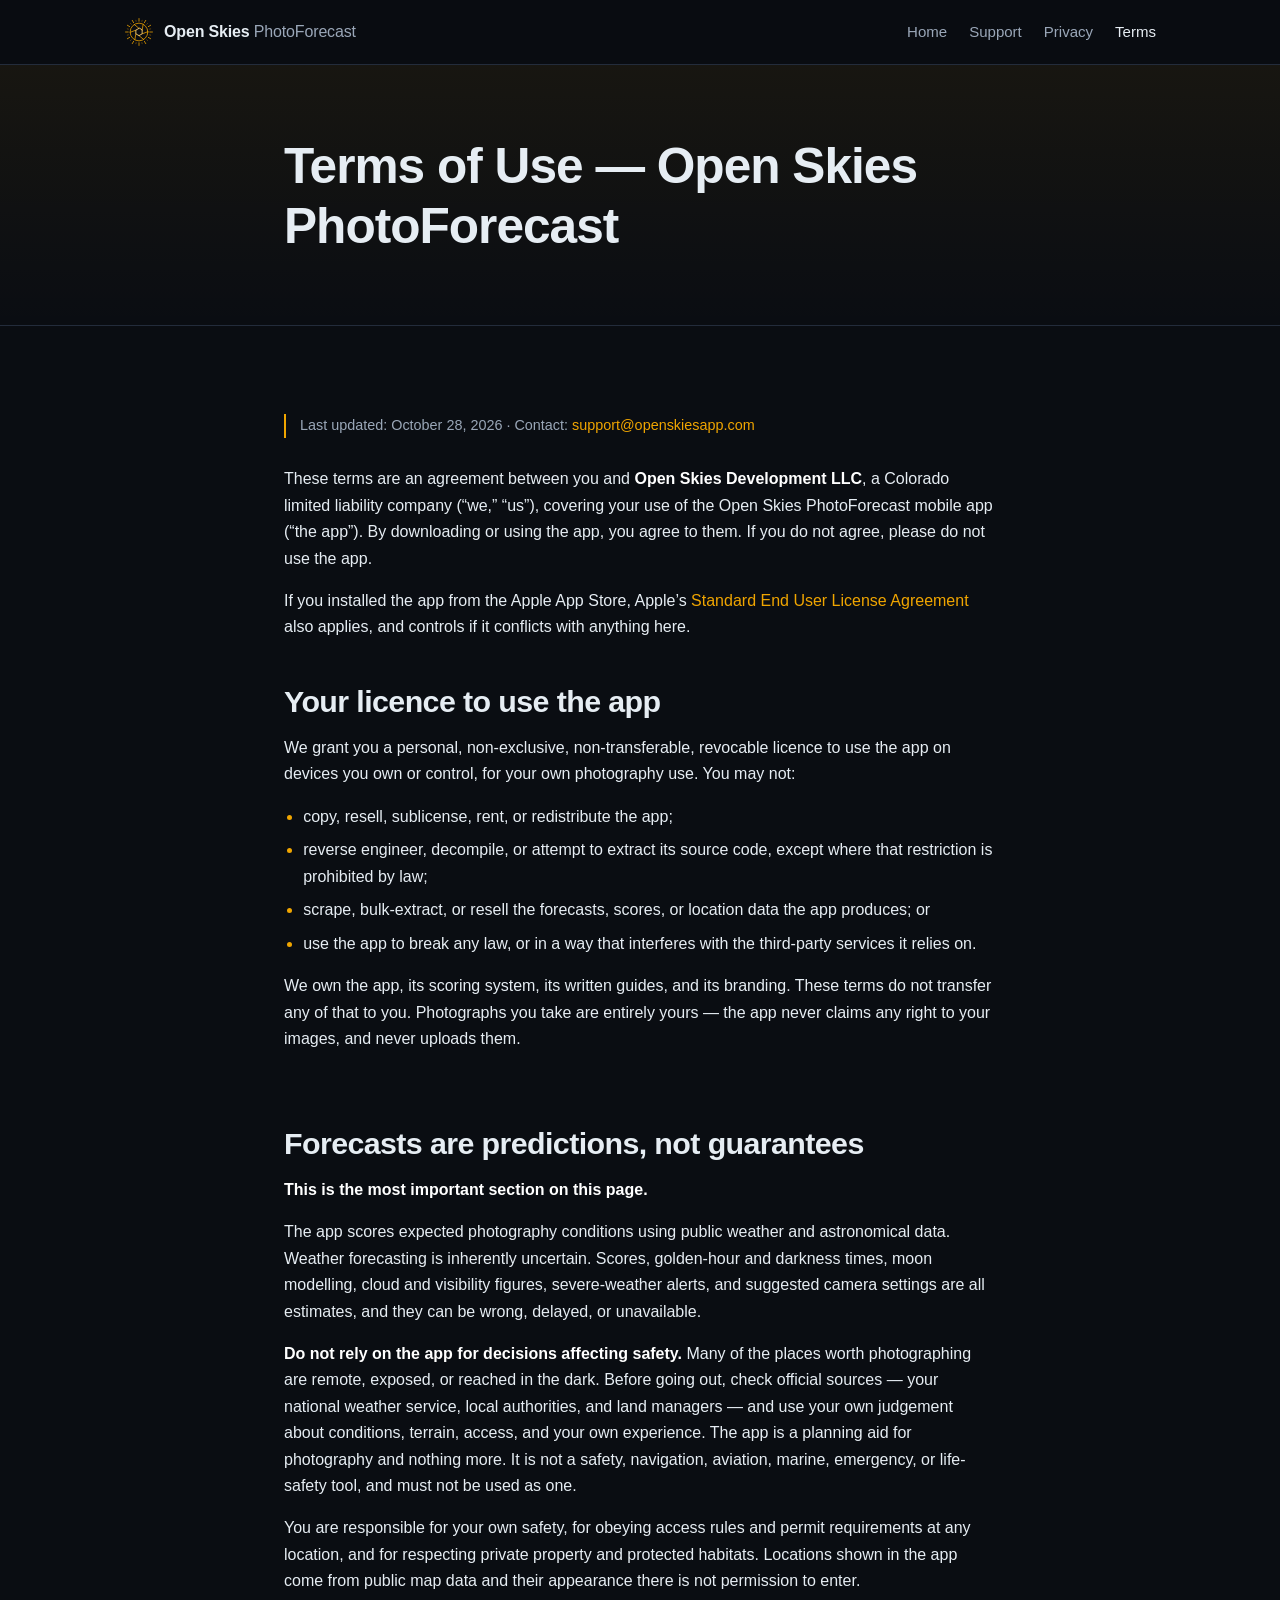
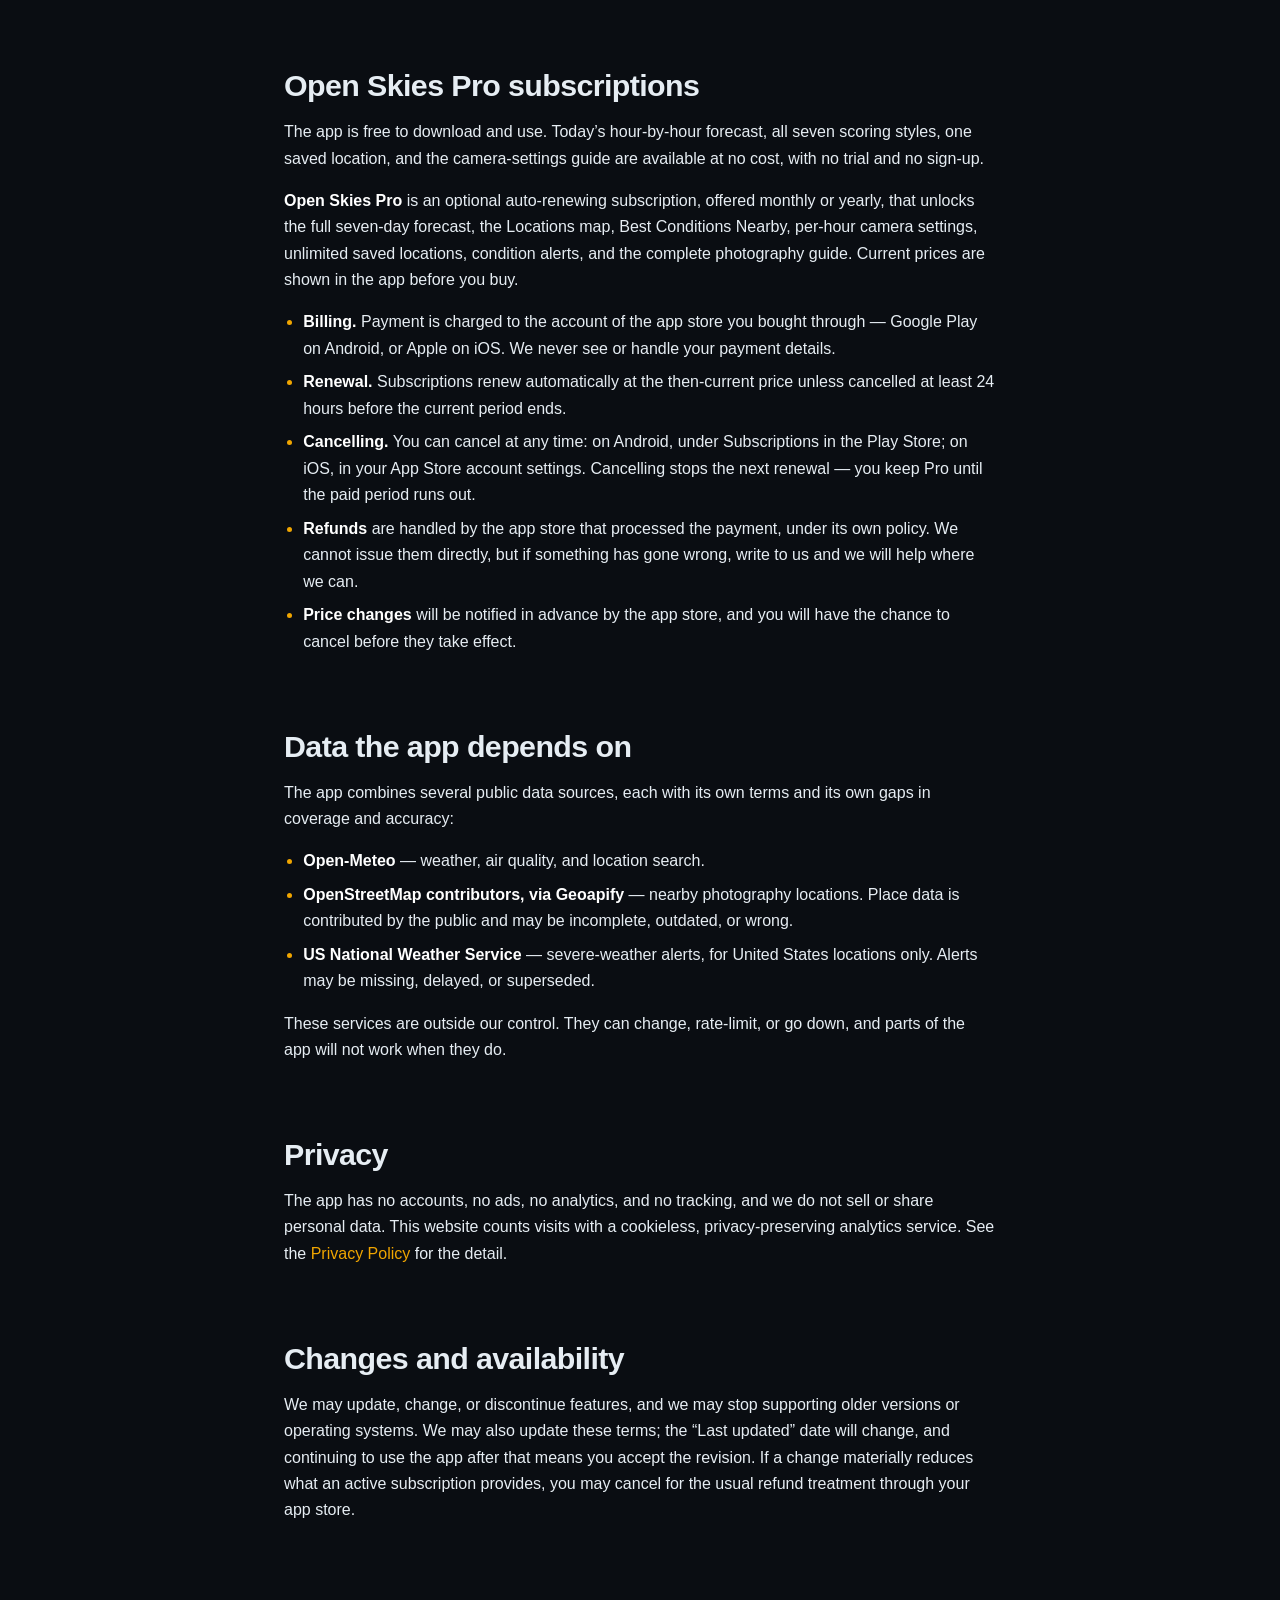
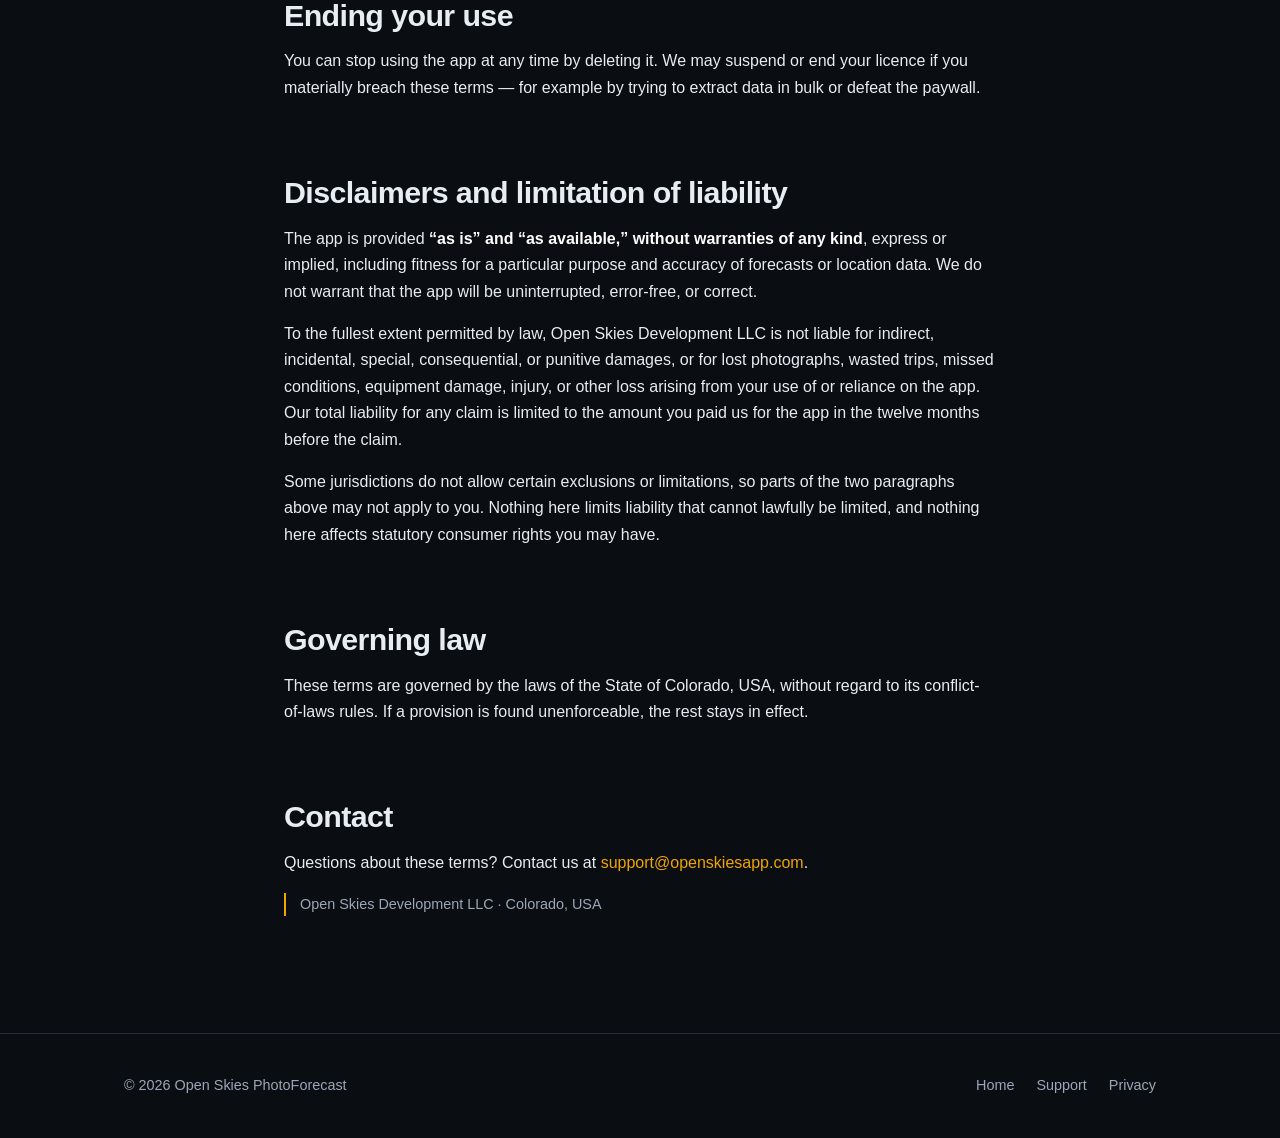
<file: terms.html>
<!DOCTYPE html>
<html lang="en">
<head>
<meta charset="utf-8">
<meta name="viewport" content="width=device-width, initial-scale=1">
<title>Terms of Use — Open Skies PhotoForecast</title>
<meta name="description" content="The Open Skies PhotoForecast terms of use: licence, Open Skies Pro subscriptions, forecast accuracy and safety, and limitations of liability.">
<link rel="canonical" href="https://openskiesapp.com/terms.html">
<meta name="theme-color" content="#0a0d12">
<meta property="og:type" content="website">
<meta property="og:title" content="Terms of Use — Open Skies PhotoForecast">
<meta property="og:description" content="The Open Skies PhotoForecast terms of use: licence, Open Skies Pro subscriptions, forecast accuracy and safety, and limitations of liability.">
<meta property="og:url" content="https://openskiesapp.com/terms.html">
<meta property="og:image" content="https://openskiesapp.com/assets/og-banner.png">
<meta property="og:image:width" content="1200">
<meta property="og:image:height" content="630">
<meta property="og:image:alt" content="Open Skies PhotoForecast — know when the light will be right">
<meta name="twitter:card" content="summary_large_image">
<link rel="icon" href="assets/emblem.svg" type="image/svg+xml">
<link rel="icon" href="assets/favicon.png" sizes="48x48">
<link rel="apple-touch-icon" href="assets/app-icon.png">
<link rel="stylesheet" href="styles.css">
</head>
<body>

<header class="site-header">
  <div class="wrap">
    <a class="brand" href="/">
      <img class="brand-mark" src="assets/emblem.svg" alt="" width="30" height="30">
      <span class="brand-name">Open Skies <span>PhotoForecast</span></span>
    </a>
    <nav class="site-nav" aria-label="Main">
      <a href="/">Home</a>
      <a href="support.html">Support</a>
      <a href="privacy.html">Privacy</a>
      <a href="terms.html" aria-current="page">Terms</a>
    </nav>
  </div>
</header>

<main>

  <div class="page-head">
    <div class="wrap read">
      <h1>Terms of Use — Open Skies PhotoForecast</h1>
    </div>
  </div>

  <section>
    <div class="wrap prose">

      <p class="meta">
        Last updated: October 28, 2026 ·
        Contact: <a href="mailto:support@openskiesapp.com">support@openskiesapp.com</a>
      </p>

      <p>
        These terms are an agreement between you and <strong>Open Skies Development LLC</strong>,
        a Colorado limited liability company (“we,” “us”), covering your use of the
        Open Skies PhotoForecast mobile app (“the app”). By downloading or using the
        app, you agree to them. If you do not agree, please do not use the app.
      </p>

      <p>
        If you installed the app from the Apple App Store, Apple&rsquo;s
        <a href="https://www.apple.com/legal/internet-services/itunes/dev/stdeula/" target="_blank" rel="noopener">Standard End User License Agreement</a>
        also applies, and controls if it conflicts with anything here.
      </p>

      <h2>Your licence to use the app</h2>

      <p>
        We grant you a personal, non-exclusive, non-transferable, revocable licence to
        use the app on devices you own or control, for your own photography use. You may
        not:
      </p>

      <ul>
        <li>copy, resell, sublicense, rent, or redistribute the app;</li>
        <li>reverse engineer, decompile, or attempt to extract its source code, except
          where that restriction is prohibited by law;</li>
        <li>scrape, bulk-extract, or resell the forecasts, scores, or location data the
          app produces; or</li>
        <li>use the app to break any law, or in a way that interferes with the
          third-party services it relies on.</li>
      </ul>

      <p>
        We own the app, its scoring system, its written guides, and its branding. These
        terms do not transfer any of that to you. Photographs you take are entirely
        yours — the app never claims any right to your images, and never uploads them.
      </p>

      <h2>Forecasts are predictions, not guarantees</h2>

      <p>
        <strong>This is the most important section on this page.</strong>
      </p>

      <p>
        The app scores expected photography conditions using public weather and
        astronomical data. Weather forecasting is inherently uncertain. Scores,
        golden-hour and darkness times, moon modelling, cloud and visibility figures,
        severe-weather alerts, and suggested camera settings are all estimates, and they
        can be wrong, delayed, or unavailable.
      </p>

      <p>
        <strong>Do not rely on the app for decisions affecting safety.</strong> Many of the
        places worth photographing are remote, exposed, or reached in the dark. Before
        going out, check official sources — your national weather service, local
        authorities, and land managers — and use your own judgement about conditions,
        terrain, access, and your own experience. The app is a planning aid for
        photography and nothing more. It is not a safety, navigation, aviation, marine,
        emergency, or life-safety tool, and must not be used as one.
      </p>

      <p>
        You are responsible for your own safety, for obeying access rules and
        permit requirements at any location, and for respecting private property and
        protected habitats. Locations shown in the app come from public map data and
        their appearance there is not permission to enter.
      </p>

      <h2>Open Skies Pro subscriptions</h2>

      <p>
        The app is free to download and use. Today&rsquo;s hour-by-hour forecast, all
        seven scoring styles, one saved location, and the camera-settings guide are
        available at no cost, with no trial and no sign-up.
      </p>

      <p>
        <strong>Open Skies Pro</strong> is an optional auto-renewing subscription, offered
        monthly or yearly, that unlocks the full seven-day forecast, the Locations map,
        Best Conditions Nearby, per-hour camera settings, unlimited saved locations,
        condition alerts, and the complete photography guide. Current prices are shown
        in the app before you buy.
      </p>

      <ul>
        <li>
          <strong>Billing.</strong> Payment is charged to the account of the app store you
          bought through — Google Play on Android, or Apple on iOS. We never see or
          handle your payment details.
        </li>
        <li>
          <strong>Renewal.</strong> Subscriptions renew automatically at the then-current
          price unless cancelled at least 24 hours before the current period ends.
        </li>
        <li>
          <strong>Cancelling.</strong> You can cancel at any time: on Android, under
          Subscriptions in the Play Store; on iOS, in your App Store account settings.
          Cancelling stops the next renewal — you keep Pro until the paid period runs
          out.
        </li>
        <li>
          <strong>Refunds</strong> are handled by the app store that processed the payment,
          under its own policy. We cannot issue them directly, but if something has gone
          wrong, write to us and we will help where we can.
        </li>
        <li>
          <strong>Price changes</strong> will be notified in advance by the app store, and
          you will have the chance to cancel before they take effect.
        </li>
      </ul>

      <h2>Data the app depends on</h2>

      <p>
        The app combines several public data sources, each with its own terms and its
        own gaps in coverage and accuracy:
      </p>

      <ul>
        <li><strong>Open-Meteo</strong> — weather, air quality, and location search.</li>
        <li><strong>OpenStreetMap contributors, via Geoapify</strong> — nearby photography
          locations. Place data is contributed by the public and may be incomplete,
          outdated, or wrong.</li>
        <li><strong>US National Weather Service</strong> — severe-weather alerts, for United
          States locations only. Alerts may be missing, delayed, or superseded.</li>
      </ul>

      <p>
        These services are outside our control. They can change, rate-limit, or go down,
        and parts of the app will not work when they do.
      </p>

      <h2>Privacy</h2>

      <p>
        The app has no accounts, no ads, no analytics, and no tracking, and we do not
        sell or share personal data. This website counts visits with a cookieless,
        privacy-preserving analytics service. See the
        <a href="privacy.html">Privacy Policy</a> for the detail.
      </p>

      <h2>Changes and availability</h2>

      <p>
        We may update, change, or discontinue features, and we may stop supporting older
        versions or operating systems. We may also update these terms; the “Last
        updated” date will change, and continuing to use the app after that means you
        accept the revision. If a change materially reduces what an active subscription
        provides, you may cancel for the usual refund treatment through your app store.
      </p>

      <h2>Ending your use</h2>

      <p>
        You can stop using the app at any time by deleting it. We may suspend or end
        your licence if you materially breach these terms — for example by trying to
        extract data in bulk or defeat the paywall.
      </p>

      <h2>Disclaimers and limitation of liability</h2>

      <p>
        The app is provided <strong>“as is” and “as available,” without warranties of any
        kind</strong>, express or implied, including fitness for a particular purpose and
        accuracy of forecasts or location data. We do not warrant that the app will be
        uninterrupted, error-free, or correct.
      </p>

      <p>
        To the fullest extent permitted by law, Open Skies Development LLC is not liable
        for indirect, incidental, special, consequential, or punitive damages, or for
        lost photographs, wasted trips, missed conditions, equipment damage, injury, or
        other loss arising from your use of or reliance on the app. Our total liability
        for any claim is limited to the amount you paid us for the app in the twelve
        months before the claim.
      </p>

      <p>
        Some jurisdictions do not allow certain exclusions or limitations, so parts of
        the two paragraphs above may not apply to you. Nothing here limits liability
        that cannot lawfully be limited, and nothing here affects statutory consumer
        rights you may have.
      </p>

      <h2>Governing law</h2>

      <p>
        These terms are governed by the laws of the State of Colorado, USA, without
        regard to its conflict-of-laws rules. If a provision is found unenforceable, the
        rest stays in effect.
      </p>

      <h2>Contact</h2>

      <p>
        Questions about these terms? Contact us at
        <a href="mailto:support@openskiesapp.com">support@openskiesapp.com</a>.
      </p>

      <p class="meta">
        Open Skies Development LLC · Colorado, USA
      </p>

    </div>
  </section>

</main>

<footer class="site-footer">
  <div class="wrap">
    <span>© 2026 Open Skies PhotoForecast</span>
    <nav aria-label="Footer">
      <a href="/">Home</a>
      <a href="support.html">Support</a>
      <a href="privacy.html">Privacy</a>
    </nav>
  </div>
</footer>

<!-- Cloudflare Web Analytics — cookieless, no cross-site tracking. -->
<script type="module" src="https://static.cloudflareinsights.com/beacon.min.js"
        data-cf-beacon='{"token": "5a6eaebb7597426e8801f39f93e0c8c6"}'></script>

</body>
</html>
</file>
<file: styles.css>
/* Open Skies PhotoForecast — site styles */

:root {
  --bg: #0a0d12;
  --surface: #111620;
  --surface-2: #161d29;
  --border: #232c3b;
  --accent: #f0a500;
  --accent-soft: rgba(240, 165, 0, 0.12);
  --text: #e6edf3;
  --muted: #9aa7b8;
  --radius: 14px;
  --maxw: 1080px;
  --readw: 760px;
}

* { box-sizing: border-box; }

html { scroll-behavior: smooth; }

body {
  margin: 0;
  background: var(--bg);
  color: var(--text);
  font: 16px/1.65 -apple-system, BlinkMacSystemFont, "Segoe UI", Inter, Roboto,
    Helvetica, Arial, sans-serif;
  -webkit-font-smoothing: antialiased;
  text-rendering: optimizeLegibility;
}

a { color: var(--accent); text-decoration: none; }
a:hover { text-decoration: underline; }

h1, h2, h3 { line-height: 1.2; letter-spacing: -0.02em; margin: 0 0 0.5em; }
h1 { font-size: clamp(2rem, 5vw, 3.1rem); font-weight: 700; }
h2 { font-size: clamp(1.4rem, 3vw, 1.9rem); font-weight: 650; }
h3 { font-size: 1.05rem; font-weight: 650; }

p { margin: 0 0 1em; }

.wrap { max-width: var(--maxw); margin: 0 auto; padding: 0 24px; }
.read { max-width: var(--readw); }

/* ---------- emblem ---------- */

.emblem { width: 100%; height: 100%; display: block; color: var(--accent); }
.emblem .emblem-core { color: #ffd479; stroke: #ffd479; }
.emblem .emblem-rays { opacity: 0.9; }

/* ---------- header ---------- */

.site-header {
  position: sticky;
  top: 0;
  z-index: 20;
  background: rgba(10, 13, 18, 0.82);
  backdrop-filter: saturate(140%) blur(12px);
  border-bottom: 1px solid var(--border);
}

.site-header .wrap {
  display: flex;
  align-items: center;
  gap: 20px;
  min-height: 64px;
}

.brand {
  display: inline-flex;
  align-items: center;
  gap: 10px;
  color: var(--text);
  font-weight: 650;
  letter-spacing: -0.01em;
  margin-right: auto;
}
.brand:hover { text-decoration: none; }
.brand-mark { width: 30px; height: 30px; flex: 0 0 auto; }
.brand-name { font-size: 1rem; white-space: nowrap; }
.brand-name span { color: var(--muted); font-weight: 500; }

.site-nav { display: flex; gap: 22px; font-size: 0.94rem; }
.site-nav a { color: var(--muted); }
.site-nav a:hover, .site-nav a[aria-current="page"] { color: var(--text); text-decoration: none; }

/* ---------- hero ---------- */

.hero {
  position: relative;
  overflow: hidden;
  padding: clamp(56px, 9vw, 104px) 0 clamp(48px, 7vw, 88px);
  border-bottom: 1px solid var(--border);
}
.hero::before {
  content: "";
  position: absolute;
  inset: -40% 0 auto 50%;
  width: 900px;
  height: 900px;
  transform: translateX(-50%);
  background: radial-gradient(circle, rgba(240, 165, 0, 0.14), transparent 62%);
  pointer-events: none;
}
.hero .wrap { position: relative; }

.hero-grid {
  display: grid;
  grid-template-columns: 1.15fr 0.85fr;
  gap: clamp(32px, 6vw, 72px);
  align-items: center;
}

.eyebrow {
  display: inline-block;
  font-size: 0.78rem;
  font-weight: 650;
  letter-spacing: 0.09em;
  text-transform: uppercase;
  color: var(--accent);
  background: var(--accent-soft);
  border: 1px solid rgba(240, 165, 0, 0.25);
  border-radius: 999px;
  padding: 5px 12px;
  margin-bottom: 20px;
}

.hero p.lede {
  font-size: clamp(1.05rem, 2vw, 1.2rem);
  color: var(--muted);
  max-width: 46ch;
}

.hero-art {
  aspect-ratio: 1;
  max-width: 360px;
  margin-inline: auto;
  width: 100%;
  display: grid;
  place-items: center;
  background: radial-gradient(circle at 50% 45%, rgba(240, 165, 0, 0.16), transparent 65%);
}
.hero-art .emblem { width: 78%; height: auto; filter: drop-shadow(0 0 40px rgba(240, 165, 0, 0.35)); }

.cta-row { display: flex; flex-wrap: wrap; gap: 12px; margin-top: 28px; align-items: center; }

.btn {
  display: inline-flex;
  align-items: center;
  gap: 8px;
  padding: 11px 20px;
  border-radius: 10px;
  font-weight: 600;
  font-size: 0.95rem;
  border: 1px solid transparent;
  transition: background-color 0.15s ease, border-color 0.15s ease;
}
.btn:hover { text-decoration: none; }
.btn-primary { background: var(--accent); color: #14100a; }
.btn-primary:hover { background: #ffb81f; }
.btn-ghost { border-color: var(--border); color: var(--text); background: var(--surface); }
.btn-ghost:hover { border-color: #33405a; }

.note { font-size: 0.87rem; color: var(--muted); margin: 0; }

/* ---------- sections ---------- */

section { padding: clamp(52px, 8vw, 88px) 0; }
section + section { border-top: 1px solid var(--border); }

.section-head { max-width: 62ch; margin-bottom: 40px; }
.section-head p { color: var(--muted); margin: 0; }

/* ---------- mode chips ---------- */

.chips { display: flex; flex-wrap: wrap; gap: 10px; margin: 0; padding: 0; list-style: none; }
.chip {
  border: 1px solid var(--border);
  background: var(--surface);
  color: var(--text);
  border-radius: 999px;
  padding: 8px 16px;
  font: inherit;
  font-size: 0.92rem;
  font-weight: 550;
  cursor: pointer;
  transition: border-color 0.15s ease, background-color 0.15s ease, color 0.15s ease;
}
.chip:hover { border-color: #33405a; background: var(--surface-2); }

/* ---------- feature cards ---------- */

.cards {
  display: grid;
  grid-template-columns: repeat(auto-fit, minmax(280px, 1fr));
  gap: 18px;
}

.card {
  background: var(--surface);
  border: 1px solid var(--border);
  border-radius: var(--radius);
  padding: 26px 24px;
}
.card h3 { margin-bottom: 8px; }
.card p { color: var(--muted); margin: 0; font-size: 0.95rem; }
.card p + p { margin-top: 0.7em; }

.card-icon {
  width: 34px;
  height: 34px;
  color: var(--accent);
  margin-bottom: 14px;
}
.card-icon svg { width: 100%; height: 100%; display: block; }

/* ---------- privacy strip ---------- */

.strip {
  background: var(--surface);
  border: 1px solid var(--border);
  border-radius: var(--radius);
  padding: clamp(28px, 4vw, 40px);
  display: grid;
  grid-template-columns: repeat(auto-fit, minmax(200px, 1fr));
  gap: 28px;
}
.strip-item h3 { margin-bottom: 6px; }
.strip-item p { color: var(--muted); font-size: 0.93rem; margin: 0; }

/* ---------- prose (privacy / support body) ---------- */

.prose { max-width: var(--readw); }
.prose h2 { margin-top: 2.2em; padding-top: 0.2em; }
.prose h2:first-of-type { margin-top: 1.2em; }
.prose ul { padding-left: 1.2em; margin: 0 0 1em; }
.prose li { margin-bottom: 0.45em; }
.prose li::marker { color: var(--accent); }
.prose strong { color: #fff; font-weight: 650; }
.prose .meta {
  color: var(--muted);
  font-size: 0.9rem;
  border-left: 2px solid var(--accent);
  padding-left: 14px;
  margin-bottom: 2em;
}
.prose a { word-break: break-word; }

/* ---------- page header (interior pages) ---------- */

.page-head {
  padding: clamp(44px, 6vw, 72px) 0 clamp(28px, 4vw, 44px);
  border-bottom: 1px solid var(--border);
  background: linear-gradient(180deg, rgba(240, 165, 0, 0.06), transparent);
}
.page-head p { color: var(--muted); margin: 0; max-width: 60ch; }

/* ---------- contact card ---------- */

.contact {
  background: var(--surface);
  border: 1px solid var(--border);
  border-radius: var(--radius);
  padding: 28px 26px;
  margin-bottom: 48px;
}
.contact h2 { margin-top: 0; }
.contact p { color: var(--muted); }
.contact .email {
  display: inline-block;
  font-size: 1.15rem;
  font-weight: 600;
  margin-bottom: 4px;
}

/* ---------- FAQ ---------- */

.faq { display: grid; gap: 10px; }

details {
  background: var(--surface);
  border: 1px solid var(--border);
  border-radius: 12px;
  overflow: hidden;
}
details[open] { background: var(--surface-2); }

summary {
  cursor: pointer;
  list-style: none;
  padding: 16px 46px 16px 20px;
  font-weight: 600;
  position: relative;
}
summary::-webkit-details-marker { display: none; }
summary:hover { color: var(--accent); }
summary::after {
  content: "";
  position: absolute;
  right: 20px;
  top: 50%;
  width: 9px;
  height: 9px;
  border-right: 2px solid var(--muted);
  border-bottom: 2px solid var(--muted);
  transform: translateY(-70%) rotate(45deg);
  transition: transform 0.18s ease;
}
details[open] summary::after { transform: translateY(-25%) rotate(-135deg); }

.faq-body { padding: 0 20px 18px; color: var(--muted); font-size: 0.95rem; }
.faq-body > :last-child { margin-bottom: 0; }
.faq-body ul { padding-left: 1.2em; margin: 0 0 1em; }
.faq-body li::marker { color: var(--accent); }

/* ---------- footer ---------- */

.site-footer {
  border-top: 1px solid var(--border);
  padding: 40px 0;
  color: var(--muted);
  font-size: 0.9rem;
}
.site-footer .wrap {
  display: flex;
  flex-wrap: wrap;
  gap: 16px 26px;
  align-items: center;
}
.site-footer nav { display: flex; gap: 22px; margin-left: auto; }
.site-footer a { color: var(--muted); }
.site-footer a:hover { color: var(--text); }

/* ---------- responsive ---------- */

@media (max-width: 820px) {
  .hero-grid { grid-template-columns: 1fr; }
  .hero-art { order: -1; max-width: 210px; }
  .site-footer nav { margin-left: 0; }
}

@media (max-width: 560px) {
  .site-header .wrap { gap: 12px; }
  .site-nav { gap: 14px; font-size: 0.85rem; }
  .brand-mark { width: 26px; height: 26px; }
  .brand-name { font-size: 0.95rem; }
  .brand-name span { display: none; }
}

@media (max-width: 400px) {
  .wrap { padding: 0 18px; }
  .site-nav { gap: 12px; font-size: 0.8rem; }
}

@media (prefers-reduced-motion: reduce) {
  html { scroll-behavior: auto; }
  * { transition: none !important; }
}

/* focus visibility */
a:focus-visible, summary:focus-visible {
  outline: 2px solid var(--accent);
  outline-offset: 3px;
  border-radius: 4px;
}

/* placeholder shown until a public support address exists */
.contact .email-pending {
  color: var(--accent);
  font-weight: 600;
  margin: 0;
}

/* ---------- newsletter signup ---------- */

.sr-only {
  position: absolute;
  width: 1px;
  height: 1px;
  padding: 0;
  margin: -1px;
  overflow: hidden;
  clip: rect(0 0 0 0);
  white-space: nowrap;
  border: 0;
}

/* Honeypot: off-screen rather than display:none, which some bots skip. */
.hp {
  position: absolute;
  left: -9999px;
  width: 1px;
  height: 1px;
  overflow: hidden;
}

.signup {
  background: var(--surface);
  border: 1px solid var(--border);
  border-radius: var(--radius);
  padding: clamp(28px, 4vw, 44px);
  display: grid;
  grid-template-columns: 1fr 1fr;
  gap: clamp(24px, 4vw, 48px);
  align-items: center;
}

.signup-copy h2 { margin-bottom: 10px; }
.signup-copy p { color: var(--muted); margin: 0; font-size: 0.96rem; }

.signup-form { margin: 0; }

.field-row { display: flex; gap: 10px; flex-wrap: wrap; }

.signup-form input[type="email"] {
  flex: 1 1 220px;
  min-width: 0;
  background: var(--bg);
  border: 1px solid var(--border);
  border-radius: 10px;
  color: var(--text);
  font: inherit;
  /* 16px minimum: anything smaller makes iOS Safari zoom in on focus. */
  font-size: 16px;
  padding: 11px 14px;
  transition: border-color 0.15s ease, box-shadow 0.15s ease;
}
.signup-form input[type="email"]::placeholder { color: #64748b; }
.signup-form input[type="email"]:focus {
  outline: none;
  border-color: var(--accent);
  box-shadow: 0 0 0 3px rgba(240, 165, 0, 0.16);
}

.signup-form button { flex: 0 0 auto; cursor: pointer; font-family: inherit; }
.signup-form button:disabled { opacity: 0.6; cursor: default; }

.form-note {
  margin: 12px 0 0;
  font-size: 0.85rem;
  line-height: 1.5;
  color: var(--muted);
}
.form-note.is-success { color: #6ee7a8; }
.form-note.is-error { color: #ff9d8a; }

@media (max-width: 820px) {
  .signup { grid-template-columns: 1fr; }
}

/* ---------- download / App Store ---------- */

.download {
  background: var(--surface);
  border: 1px solid var(--border);
  border-radius: var(--radius);
  padding: clamp(28px, 4vw, 48px);
  display: grid;
  grid-template-columns: auto 1fr;
  gap: clamp(24px, 4vw, 48px);
  align-items: center;
  position: relative;
  overflow: hidden;
}
.download::before {
  content: "";
  position: absolute;
  inset: auto auto -60% -10%;
  width: 460px;
  height: 460px;
  background: radial-gradient(circle, rgba(240, 165, 0, 0.10), transparent 65%);
  pointer-events: none;
}

.download-icon {
  width: clamp(96px, 14vw, 148px);
  height: auto;
  border-radius: 24%;
  border: 1px solid var(--border);
  position: relative;
}

.download-copy { position: relative; }
.download-copy h2 { margin-bottom: 10px; }
.download-copy > p { color: var(--muted); max-width: 52ch; }
.download-copy .cta-row { margin-top: 22px; }
.download-copy .note { margin-top: 14px; }

@media (max-width: 700px) {
  .download { grid-template-columns: 1fr; justify-items: start; text-align: left; }
}

/* ---------- official App Store badge ---------- */

/* Apple's badge artwork must not be recoloured or reproportioned, so this only
   handles placement, clear space, and focus. Min height 40px per Apple's
   marketing guidelines; the surrounding margin preserves the required
   clear space of one quarter the badge height. */
.badge-link {
  display: inline-block;
  line-height: 0;
  border-radius: 8px;
  margin: 3px;
  transition: opacity 0.15s ease;
}
.badge-link:hover { opacity: 0.85; text-decoration: none; }
.badge-link img { display: block; height: auto; max-width: 100%; }
.badge-link:focus-visible {
  outline: 2px solid var(--accent);
  outline-offset: 4px;
}

/* ---------- mode tabs + example breakdown ---------- */

.chips[role="tablist"] { margin-bottom: 22px; }

.chip[aria-selected="true"] {
  background: var(--accent-soft);
  border-color: rgba(240, 165, 0, 0.55);
  color: var(--accent);
}
.chip:focus-visible { outline: 2px solid var(--accent); outline-offset: 3px; }

.mode-panel {
  background: var(--surface);
  border: 1px solid var(--border);
  border-radius: var(--radius);
  padding: clamp(22px, 3vw, 32px);
}
.mode-panel:focus-visible { outline: 2px solid var(--accent); outline-offset: 3px; }

.mode-head {
  display: flex;
  align-items: center;
  gap: clamp(18px, 3vw, 28px);
  padding-bottom: 22px;
  margin-bottom: 22px;
  border-bottom: 1px solid var(--border);
}

.mode-score { display: flex; align-items: baseline; gap: 4px; flex: 0 0 auto; }
.mode-score-num {
  font-size: clamp(2.6rem, 6vw, 3.6rem);
  font-weight: 700;
  line-height: 1;
  color: var(--accent);
  letter-spacing: -0.03em;
  font-variant-numeric: tabular-nums;
}
.mode-score-max { font-size: 0.9rem; color: var(--muted); }

.mode-head-copy { min-width: 0; }
.mode-head-copy h3 { margin: 0 0 4px; }
.mode-head-copy p { margin: 0 0 12px; color: var(--muted); font-size: 0.93rem; }

.mode-meter {
  height: 6px;
  background: var(--bg);
  border-radius: 999px;
  overflow: hidden;
  max-width: 340px;
}
.mode-meter span {
  display: block;
  height: 100%;
  background: linear-gradient(90deg, #b8760a, var(--accent));
  border-radius: 999px;
}

.mode-cols {
  display: grid;
  grid-template-columns: 1fr 1fr;
  gap: clamp(20px, 4vw, 44px);
}
.mode-cols h4 {
  margin: 0 0 12px;
  font-size: 0.78rem;
  font-weight: 650;
  letter-spacing: 0.08em;
  text-transform: uppercase;
  color: var(--muted);
}

.mode-factors, .mode-weighs { margin: 0; padding: 0; list-style: none; font-size: 0.93rem; }
.mode-factors li, .mode-weighs li { position: relative; padding-left: 20px; margin-bottom: 9px; }
.mode-factors li { color: var(--text); }
.mode-weighs li { color: var(--muted); }

.mode-factors li::before {
  content: "";
  position: absolute;
  left: 2px;
  top: 0.55em;
  width: 7px;
  height: 7px;
  border-radius: 50%;
  background: var(--accent);
}
.mode-weighs li::before {
  content: "";
  position: absolute;
  left: 2px;
  top: 0.62em;
  width: 7px;
  height: 1px;
  background: #4a5568;
}

.mode-fallback { color: var(--muted); margin: 0; }

@media (max-width: 700px) {
  .mode-cols { grid-template-columns: 1fr; }
  .mode-head { flex-direction: column; align-items: flex-start; gap: 12px; }
}

/* ---------- Google Play badge ---------- */

/* Google's badge PNG carries 41px of transparent padding on all sides (art is
   564x168 inside a 646x250 image), while Apple's SVG has none. Rendering both
   at the same height would make Play look ~33% smaller, so Play is rendered
   taller and the surplus padding is pulled back with a negative margin —
   leaving enough to satisfy Google's clear-space rule. */
.cta-row .badge-link { flex: 0 0 auto; }

/* Art is 168/250 of the image height, so to match a 50px Apple badge the Play
   image must render at 50 / 0.672 = 74.4px (83.3px against the 56px badge). */
.badge-play img { height: 74.4px; width: auto; margin: -12px -4px; }
.download .badge-play img { height: 83.3px; width: auto; margin: -14px -5px; }
</file>
